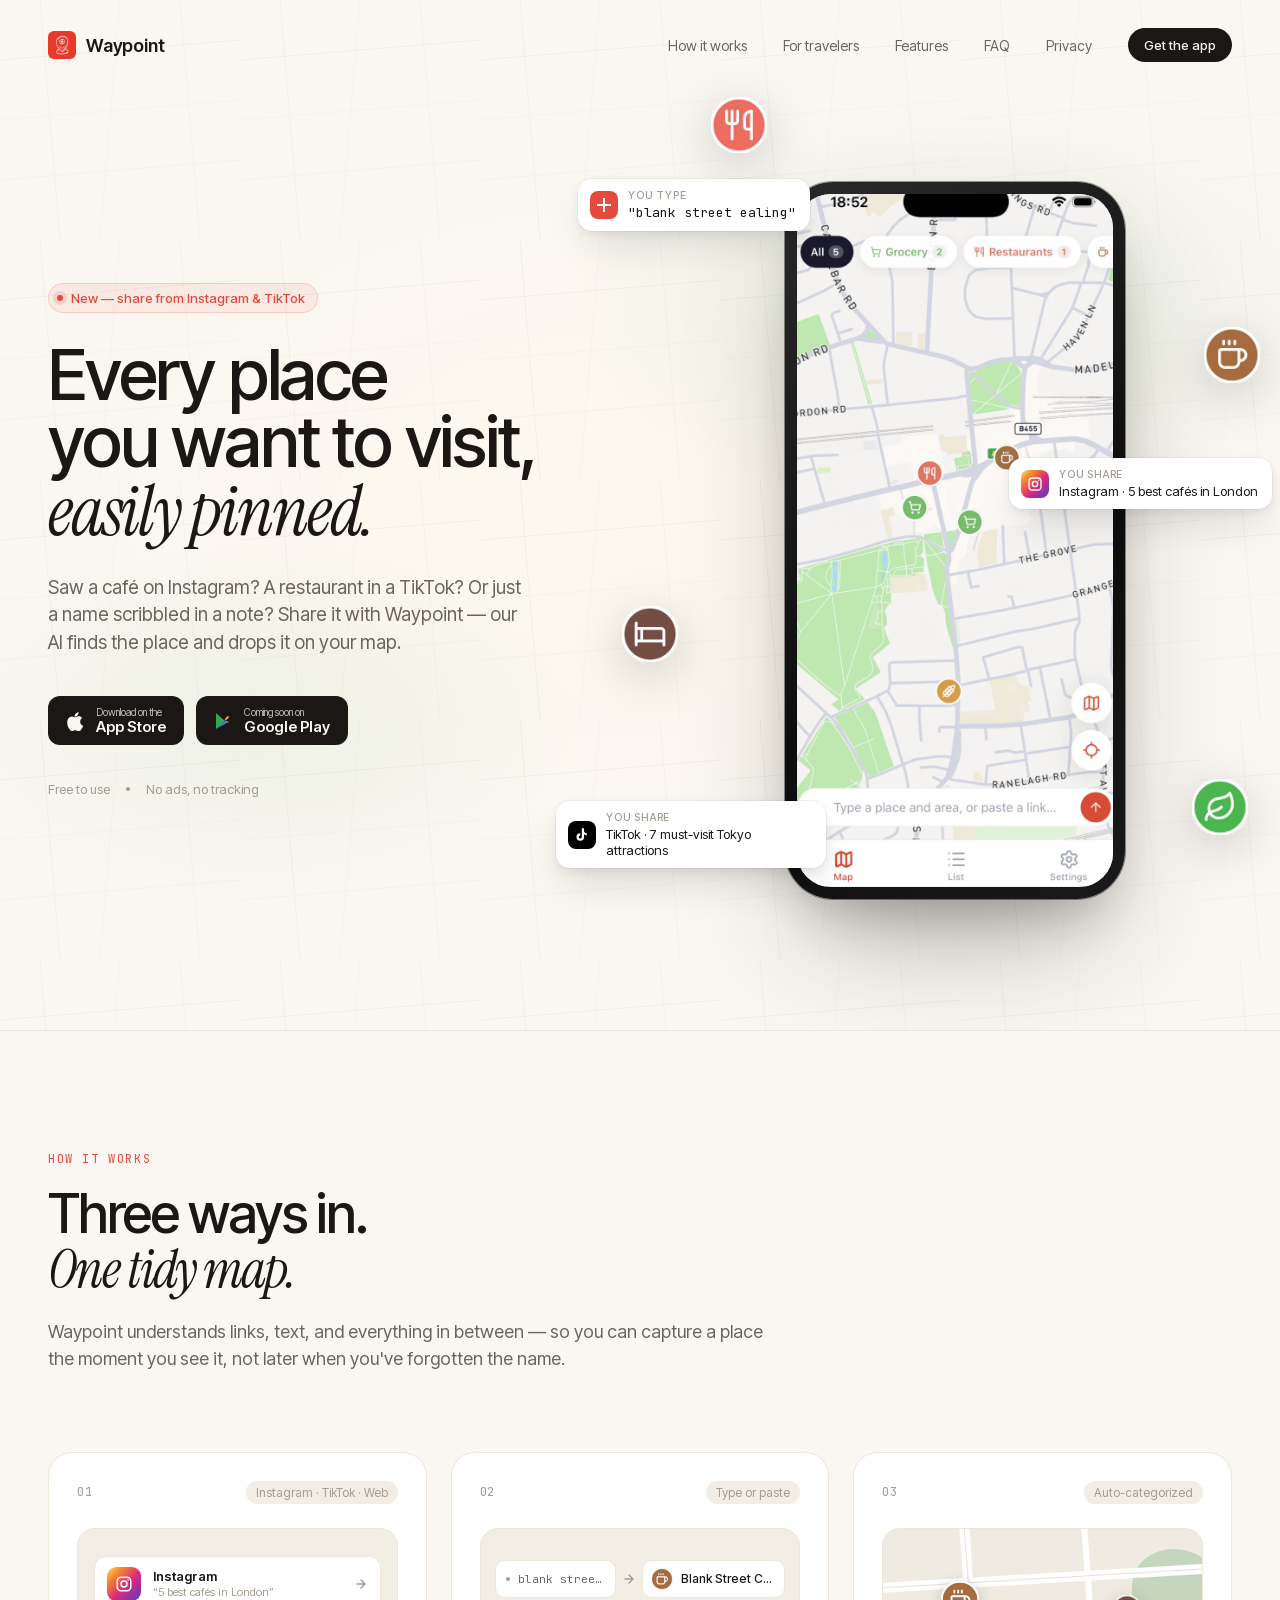
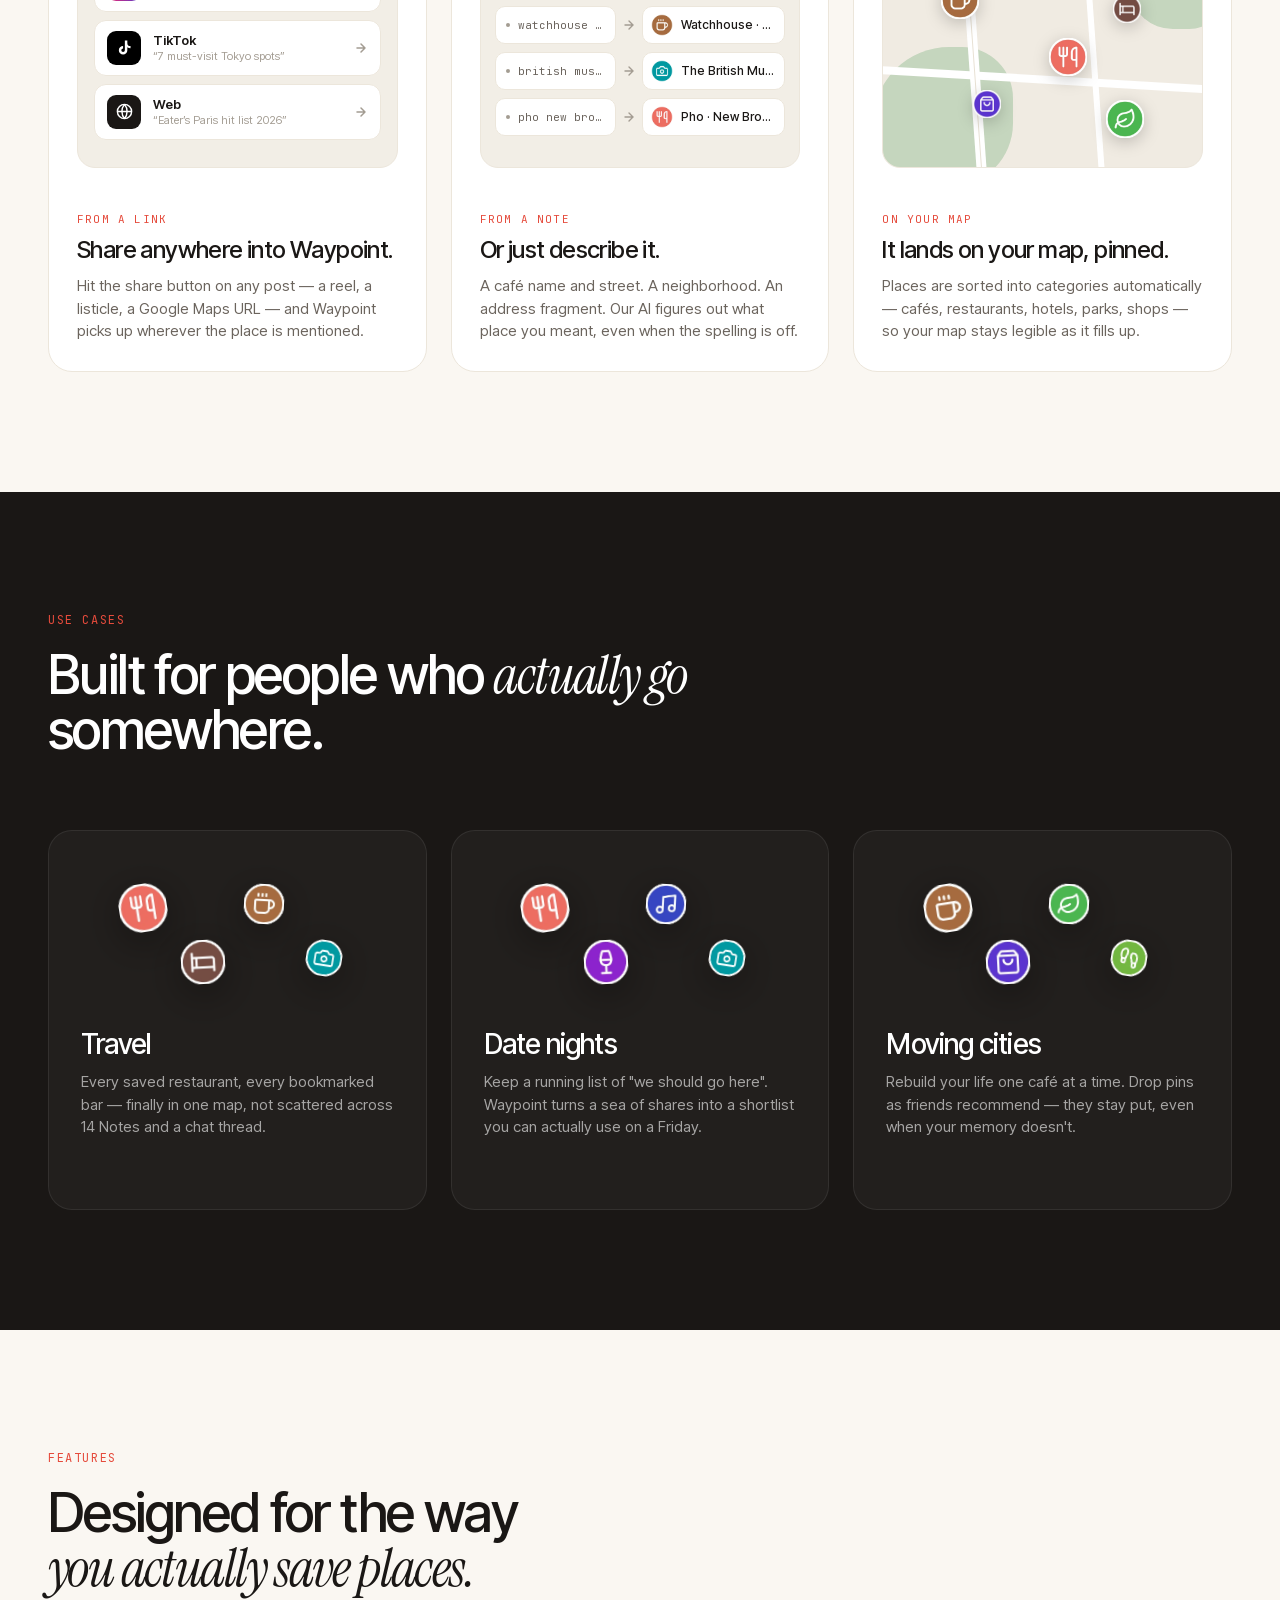
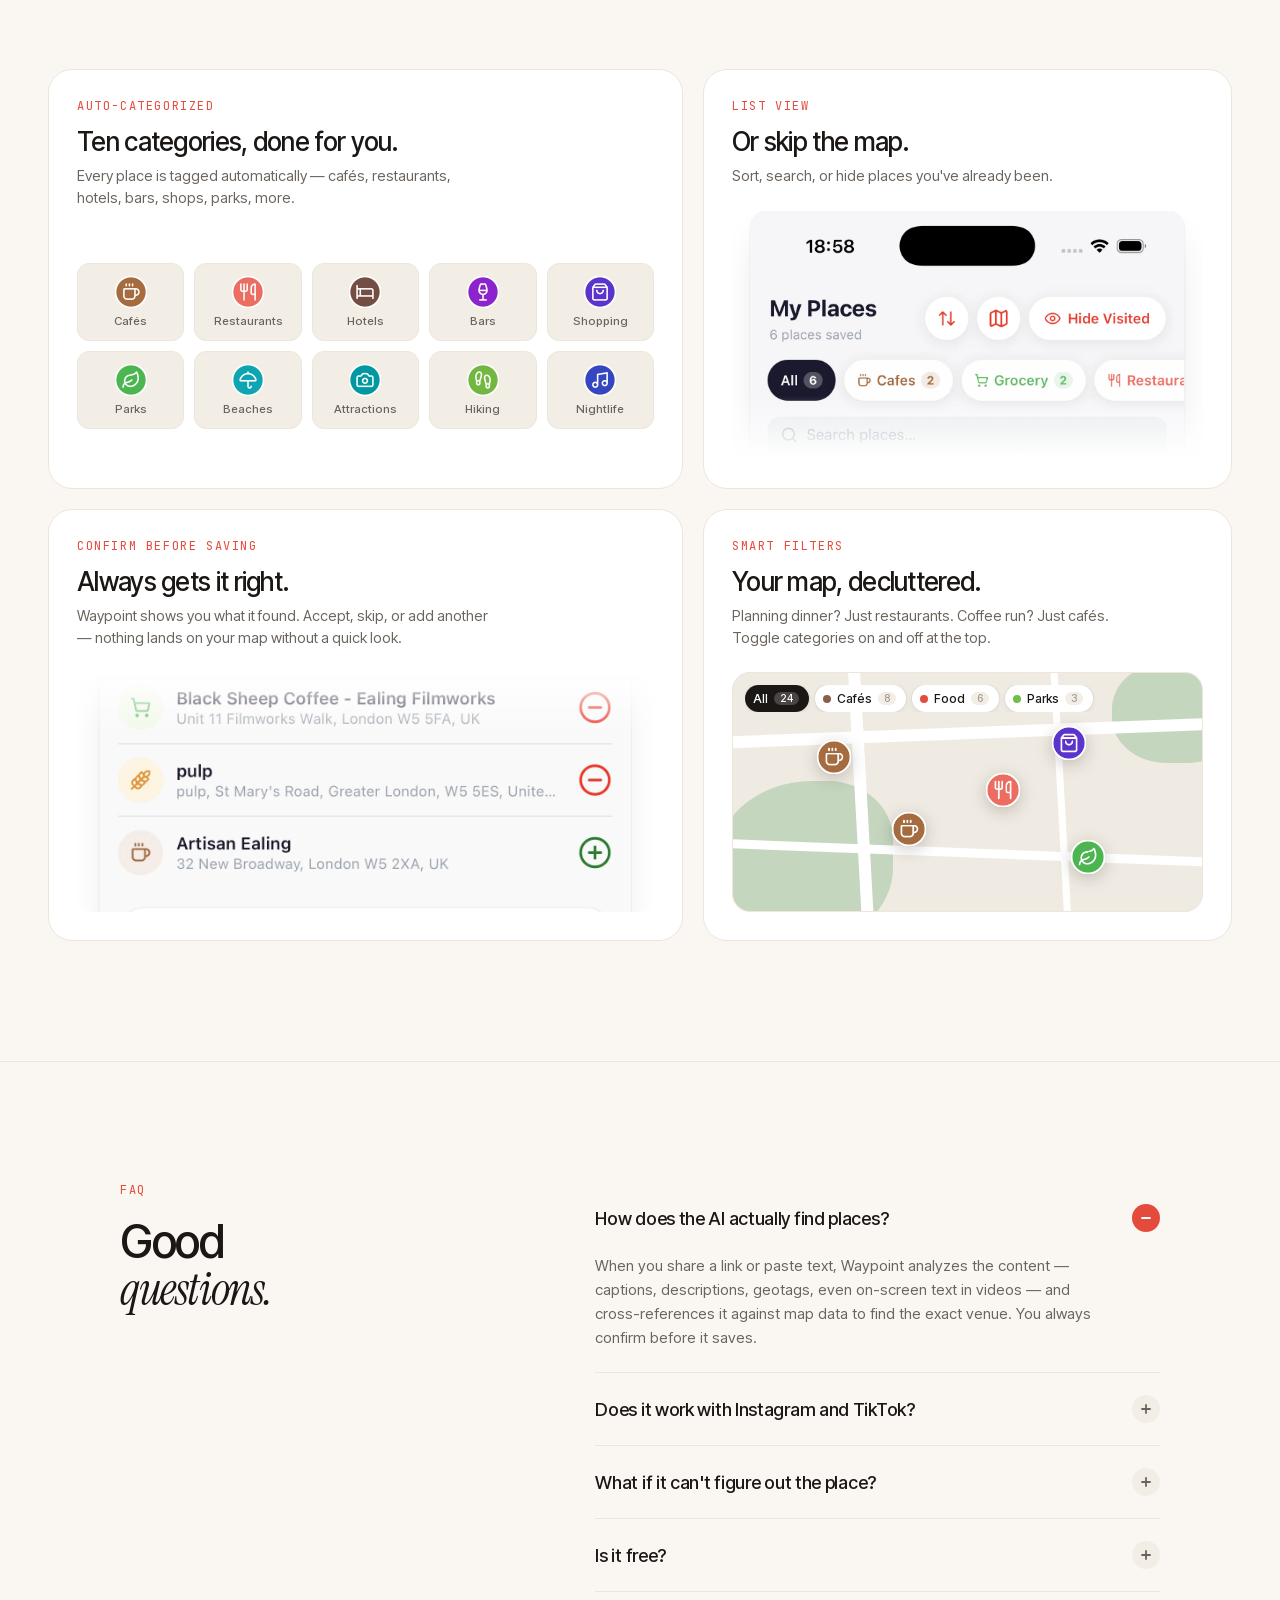
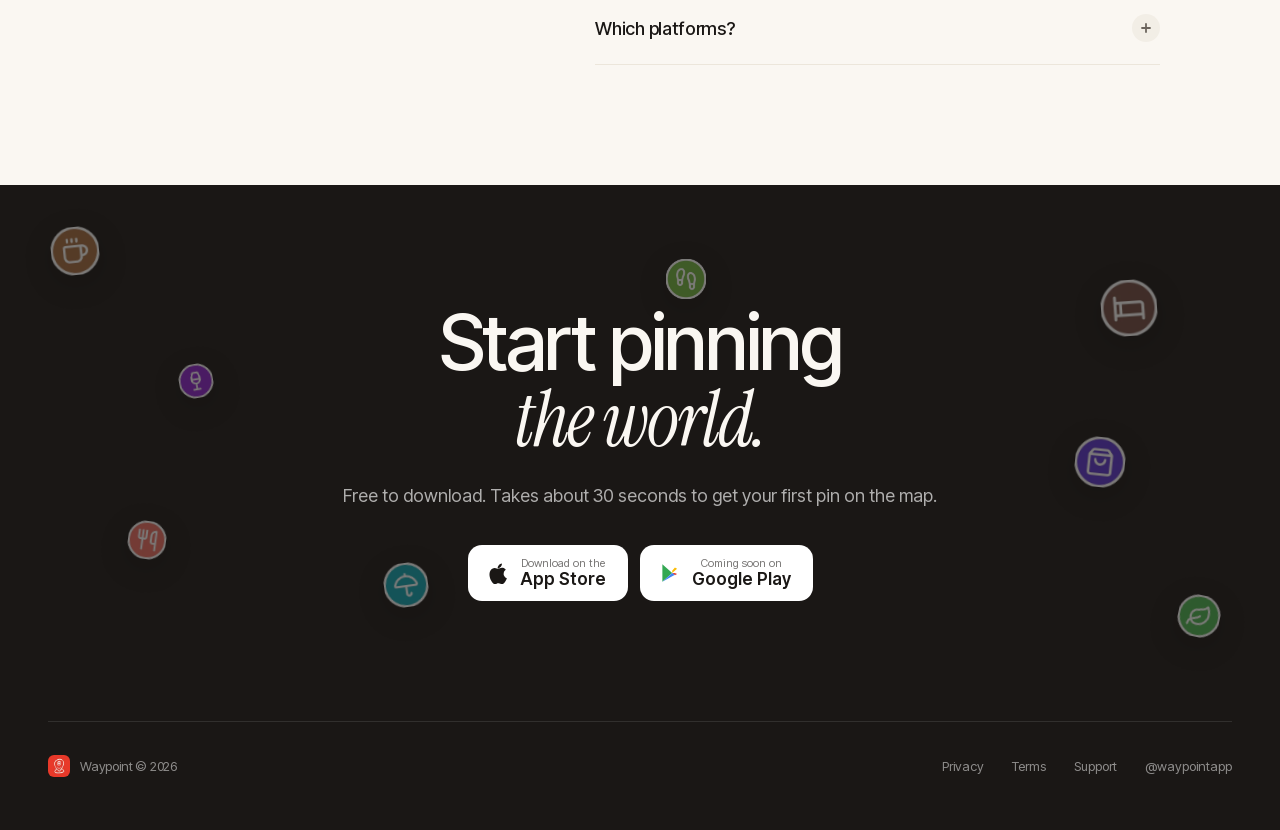
<file: index.html>
<!doctype html>
<html lang="en">
<head>
<meta charset="utf-8"/>
<meta name="viewport" content="width=device-width, initial-scale=1, viewport-fit=cover"/>
<title>Waypoint — Every place you want to visit, easily pinned.</title>
<meta name="description" content="Saw a café on Instagram? A restaurant in a TikTok? Or just a name in a note? Share it with Waypoint — our AI finds the place and drops it on your map."/>
<!-- og:url/og:image are absolute by spec — update the host when the site moves to waypointmap.co -->
<meta property="og:type" content="website"/>
<meta property="og:site_name" content="Waypoint"/>
<meta property="og:title" content="Waypoint — Every place you want to visit, easily pinned."/>
<meta property="og:description" content="Share a post, a link, or just a name — Waypoint's AI finds the place and drops it on your map."/>
<meta property="og:url" content="https://levn1.github.io/waypoint-website/"/>
<meta property="og:image" content="https://levn1.github.io/waypoint-website/assets/logo.png"/>
<meta name="twitter:card" content="summary"/>
<link rel="icon" href="assets/favicon.png" sizes="48x48" type="image/png"/>
<link rel="apple-touch-icon" href="assets/apple-touch-icon.png"/>
<link rel="preload" href="assets/fonts/inter-tight-latin.woff2" as="font" type="font/woff2" crossorigin/>
<link rel="preload" href="assets/fonts/instrument-serif-italic-latin.woff2" as="font" type="font/woff2" crossorigin/>
<link rel="preload" href="assets/fonts/jetbrains-mono-latin.woff2" as="font" type="font/woff2" crossorigin/>
<link rel="stylesheet" href="styles.css"/>
</head>
<body>
<main>

<!-- ══════════════════════ HERO ══════════════════════ -->
<section class="hero">
  <div class="map-backdrop">
    <svg aria-hidden="true" width="100%" height="100%">
      <defs>
        <pattern id="roads" x="0" y="0" width="240" height="240" patternUnits="userSpaceOnUse">
          <path d="M0 60 L240 40" stroke="#c9c2b8" stroke-width="1" fill="none"/>
          <path d="M40 0 L60 240" stroke="#c9c2b8" stroke-width="1" fill="none"/>
          <path d="M0 180 L240 160" stroke="#d4cdc2" stroke-width="0.8" fill="none"/>
          <path d="M180 0 L200 240" stroke="#d4cdc2" stroke-width="0.8" fill="none"/>
          <path d="M0 120 L240 100" stroke="#d4cdc2" stroke-width="0.6" fill="none"/>
          <path d="M120 0 L100 240" stroke="#d4cdc2" stroke-width="0.6" fill="none"/>
        </pattern>
      </defs>
      <rect width="100%" height="100%" fill="url(#roads)"/>
    </svg>
  </div>

  <!-- Nav -->
  <nav class="nav">
    <a class="brand" href="./">
      <img src="assets/logo-64.webp" alt=""/>
      <span>Waypoint</span>
    </a>
    <div class="nav-links">
      <a href="#how">How it works</a>
      <a href="#uses">For travelers</a>
      <a href="#features">Features</a>
      <a href="#faq">FAQ</a>
      <a href="privacy/">Privacy</a>
      <a href="#download" class="nav-cta">Get the app</a>
    </div>
    <a href="#download" class="nav-cta mobile-cta">Get the app</a>
  </nav>

  <!-- Hero content -->
  <div class="hero-grid">
    <!-- Left: headline -->
    <div>
      <div class="badge">
        <span class="pulse"></span>
        New — share from Instagram &amp; TikTok
      </div>
      <h1>
        Every place<br/>
        you want to visit, <span class="serif">easily pinned.</span>
      </h1>
      <p class="lede">
        Saw a café on Instagram? A restaurant in a TikTok? Or just a name scribbled in a note?
        Share it with Waypoint — our AI finds the place and drops it on your map.
      </p>
      <div class="store-btns">
        <a href="#download" class="store-btn">
          <svg aria-hidden="true" width="22" height="22" viewBox="0 0 22 22" fill="currentColor"><path d="M16.2 11.5c0-2.3 1.9-3.4 2-3.4-1.1-1.6-2.8-1.8-3.4-1.8-1.4-.1-2.8.9-3.6.9-.7 0-1.9-.8-3.2-.8-1.6 0-3.1 1-4 2.5-1.7 3-.4 7.4 1.2 9.8.8 1.2 1.8 2.5 3.1 2.4 1.2-.1 1.7-.8 3.2-.8 1.5 0 1.9.8 3.2.8 1.3 0 2.2-1.2 3-2.4.7-1 1.2-2 1.4-2.9-2.1-.8-2.9-3.1-2.9-3.3zm-2.6-6.2c.6-.8 1.1-1.9 1-3-1 0-2.2.7-2.9 1.5-.6.7-1.2 1.8-1 2.9 1.1.1 2.2-.6 2.9-1.4z"/></svg>
          <div class="sb-stack"><span class="sb-top">Download on the</span><span class="sb-main">App Store</span></div>
        </a>
        <a href="#download" class="store-btn">
          <svg aria-hidden="true" width="22" height="22" viewBox="0 0 22 22"><path d="M4 3v16l9-8-9-8z" fill="#34A853"/><path d="M13 11l4.5-4-2-1.1L13 9v2z" fill="#FBBC04"/><path d="M13 11l2.5 2L17.5 12l-2-1-2.5 0z" fill="#EA4335"/><path d="M13 11l-9 8 11.5-6.5L13 11z" fill="#4285F4"/></svg>
          <div class="sb-stack"><span class="sb-top">Coming soon on</span><span class="sb-main">Google Play</span></div>
        </a>
      </div>
      <div class="rating-row">
        <span>Free to use</span>
        <span class="dot"></span>
        <span>No ads, no tracking</span>
      </div>
    </div>

    <!-- Right: phone -->
    <div class="hero-phone-wrap">
      <!-- Floating markers — px offsets on the outboard sides: % offsets clipped
           at the viewport edge (1280/1440), and the old restaurant spot hid behind
           the "You type" callout -->
      <div class="float-pin" style="top:-4%; left:6%; animation: floatPin 6s ease-in-out 0s infinite;"><img src="assets/markers/marker_restaurant.webp" alt=""/></div>
      <div class="float-pin" style="top:24%; right:-28px; animation: floatPin 6s ease-in-out 0.4s infinite;"><img src="assets/markers/marker_cafe.webp" alt=""/></div>
      <div class="float-pin" style="top:58%; left:-56px; animation: floatPin 6s ease-in-out 0.8s infinite;"><img src="assets/markers/marker_hotel.webp" alt=""/></div>
      <div class="float-pin" style="bottom:14%; right:-16px; animation: floatPin 6s ease-in-out 1.2s infinite;"><img src="assets/markers/marker_park.webp" alt=""/></div>

      <!-- Phone -->
      <!-- 717px matches app_map.png's aspect at 340px wide (no empty strip below the screenshot) -->
      <div class="phone" style="width:340px; height:717px;">
        <div class="phone-screen">
          <img src="assets/app_map.webp" alt="Waypoint map screen" width="730" height="1600" fetchpriority="high"/>
        </div>
      </div>

      <!-- Input callouts -->
      <div class="input-callout mono input-callout-type" style="top:6%; left:-18%;">
        <div class="callout-icon ic-type">
          <svg aria-hidden="true" width="14" height="14" viewBox="0 0 14 14"><path d="M7 0v14M0 7h14" stroke="#fff" stroke-width="2"/></svg>
        </div>
        <div>
          <div class="callout-label">You type</div>
          <div class="callout-text">"blank street ealing"</div>
        </div>
      </div>

      <!-- Fixed offset: a % offset clips off-screen at 1024-1440px viewports -->
      <div class="input-callout input-callout-instagram" style="top:40%; right:-40px;">
        <div class="callout-icon ic-instagram">
          <svg aria-hidden="true" width="16" height="16" viewBox="0 0 24 24" fill="none" stroke="#fff" stroke-width="2"><rect x="3" y="3" width="18" height="18" rx="5"/><circle cx="12" cy="12" r="4"/><circle cx="17.5" cy="6.5" r="1" fill="#fff" stroke="none"/></svg>
        </div>
        <div>
          <div class="callout-label">You share</div>
          <div class="callout-text">Instagram · 5 best cafés in London</div>
        </div>
      </div>

      <!-- bottom:10% keeps the card above the fold on ~900px-tall laptop viewports -->
      <div class="input-callout input-callout-tiktok" style="bottom:10%; left:-22%;">
        <div class="callout-icon ic-tiktok">
          <svg aria-hidden="true" width="15" height="15" viewBox="0 0 24 24"><path d="M16 2v3.5a4.5 4.5 0 004.5 4.5V13a7.5 7.5 0 01-4.5-1.5V16a6 6 0 11-6-6v3.5a2.5 2.5 0 102.5 2.5V2H16z" fill="#fff"/></svg>
        </div>
        <div>
          <div class="callout-label">You share</div>
          <div class="callout-text">TikTok · 7 must-visit Tokyo attractions</div>
        </div>
      </div>
    </div>
  </div>
</section>

<!-- ══════════════════════ HOW IT WORKS ══════════════════════ -->
<section id="how" class="section-pad" style="border-top:1px solid var(--line);">
  <div class="section-inner">
    <div class="section-head">
      <div class="eyebrow">How it works</div>
      <h2 class="section-h2">Three ways in.<br/><span class="serif">One tidy map.</span></h2>
      <p class="section-sub">Waypoint understands links, text, and everything in between — so you can capture a place the moment you see it, not later when you've forgotten the name.</p>
    </div>

    <div class="grid-3" style="margin-top:80px;">
      <!-- Step 1: share -->
      <div class="step-card">
        <div class="step-top">
          <span class="step-n">01</span>
          <span class="step-tag">Instagram · TikTok · Web</span>
        </div>
        <div class="step-visual">
          <div class="visual-box">
            <div class="share-row">
              <div class="share-icon ic-instagram"><svg aria-hidden="true" width="18" height="18" viewBox="0 0 24 24" fill="none" stroke="#fff" stroke-width="2"><rect x="3" y="3" width="18" height="18" rx="5"/><circle cx="12" cy="12" r="4"/><circle cx="17.5" cy="6.5" r="1" fill="#fff" stroke="none"/></svg></div>
              <div style="flex:1; min-width:0;"><div class="share-name">Instagram</div><div class="share-sub">“5 best cafés in London”</div></div>
              <svg aria-hidden="true" width="14" height="14" viewBox="0 0 14 14" fill="none"><path d="M3 7h8M7 3l4 4-4 4" stroke="var(--ink-3)" stroke-width="1.5" stroke-linecap="round" stroke-linejoin="round"/></svg>
            </div>
            <div class="share-row">
              <div class="share-icon ic-tiktok"><svg aria-hidden="true" width="17" height="17" viewBox="0 0 24 24"><path d="M16 2v3.5a4.5 4.5 0 004.5 4.5V13a7.5 7.5 0 01-4.5-1.5V16a6 6 0 11-6-6v3.5a2.5 2.5 0 102.5 2.5V2H16z" fill="#fff"/></svg></div>
              <div style="flex:1; min-width:0;"><div class="share-name">TikTok</div><div class="share-sub">“7 must-visit Tokyo spots”</div></div>
              <svg aria-hidden="true" width="14" height="14" viewBox="0 0 14 14" fill="none"><path d="M3 7h8M7 3l4 4-4 4" stroke="var(--ink-3)" stroke-width="1.5" stroke-linecap="round" stroke-linejoin="round"/></svg>
            </div>
            <div class="share-row">
              <div class="share-icon ic-web"><svg aria-hidden="true" width="19" height="19" viewBox="0 0 24 24" fill="none" stroke="#fff" stroke-width="1.8"><circle cx="12" cy="12" r="9"/><path d="M3 12h18M12 3a14 14 0 010 18M12 3a14 14 0 000 18"/></svg></div>
              <div style="flex:1; min-width:0;"><div class="share-name">Web</div><div class="share-sub">“Eater’s Paris hit list 2026”</div></div>
              <svg aria-hidden="true" width="14" height="14" viewBox="0 0 14 14" fill="none"><path d="M3 7h8M7 3l4 4-4 4" stroke="var(--ink-3)" stroke-width="1.5" stroke-linecap="round" stroke-linejoin="round"/></svg>
            </div>
          </div>
        </div>
        <div class="step-body">
          <div class="step-label">From a link</div>
          <h3>Share anywhere into Waypoint.</h3>
          <p>Hit the share button on any post — a reel, a listicle, a Google Maps URL — and Waypoint picks up wherever the place is mentioned.</p>
        </div>
      </div>

      <!-- Step 2: type -->
      <div class="step-card">
        <div class="step-top">
          <span class="step-n">02</span>
          <span class="step-tag">Type or paste</span>
        </div>
        <div class="step-visual">
          <div class="visual-box type-box">
            <div class="type-row">
              <div class="type-in"><span class="mini-dot"></span><span>blank street ealing</span></div>
              <div class="type-arrow"><svg aria-hidden="true" width="10" height="10" viewBox="0 0 10 10"><path d="M1 5h8M5 1l4 4-4 4" stroke="currentColor" stroke-width="1.4" fill="none" stroke-linecap="round"/></svg></div>
              <div class="type-found"><img loading="lazy" decoding="async" src="assets/markers/marker_cafe.webp" alt=""/><div class="match">Blank Street Coffee</div><span class="found-tag">Found</span></div>
            </div>
            <div class="type-row">
              <div class="type-in"><span class="mini-dot"></span><span>watchhouse mayfair</span></div>
              <div class="type-arrow"><svg aria-hidden="true" width="10" height="10" viewBox="0 0 10 10"><path d="M1 5h8M5 1l4 4-4 4" stroke="currentColor" stroke-width="1.4" fill="none" stroke-linecap="round"/></svg></div>
              <div class="type-found"><img loading="lazy" decoding="async" src="assets/markers/marker_cafe.webp" alt=""/><div class="match">Watchhouse · Mayfair</div><span class="found-tag">Found</span></div>
            </div>
            <div class="type-row">
              <div class="type-in"><span class="mini-dot"></span><span>british museum</span></div>
              <div class="type-arrow"><svg aria-hidden="true" width="10" height="10" viewBox="0 0 10 10"><path d="M1 5h8M5 1l4 4-4 4" stroke="currentColor" stroke-width="1.4" fill="none" stroke-linecap="round"/></svg></div>
              <div class="type-found"><img loading="lazy" decoding="async" src="assets/markers/marker_attraction.webp" alt=""/><div class="match">The British Museum</div><span class="found-tag">Found</span></div>
            </div>
            <div class="type-row">
              <div class="type-in"><span class="mini-dot"></span><span>pho new broadway</span></div>
              <div class="type-arrow"><svg aria-hidden="true" width="10" height="10" viewBox="0 0 10 10"><path d="M1 5h8M5 1l4 4-4 4" stroke="currentColor" stroke-width="1.4" fill="none" stroke-linecap="round"/></svg></div>
              <div class="type-found"><img loading="lazy" decoding="async" src="assets/markers/marker_restaurant.webp" alt=""/><div class="match">Pho · New Broadway</div><span class="found-tag">Found</span></div>
            </div>
          </div>
        </div>
        <div class="step-body">
          <div class="step-label">From a note</div>
          <h3>Or just describe it.</h3>
          <p>A café name and street. A neighborhood. An address fragment. Our AI figures out what place you meant, even when the spelling is off.</p>
        </div>
      </div>

      <!-- Step 3: map -->
      <div class="step-card">
        <div class="step-top">
          <span class="step-n">03</span>
          <span class="step-tag">Auto-categorized</span>
        </div>
        <div class="step-visual">
          <div class="mini-map">
            <div class="green-a"></div>
            <div class="green-b"></div>
            <svg aria-hidden="true" width="100%" height="100%">
              <path d="M-20 60 L 320 40" stroke="#fff" stroke-width="10"/>
              <path d="M80 -20 L 100 260" stroke="#fff" stroke-width="10"/>
              <path d="M-20 140 L 320 160" stroke="#fff" stroke-width="8"/>
              <path d="M200 -20 L 220 260" stroke="#fff" stroke-width="6"/>
              <path d="M-20 60 L 320 40" stroke="#e8e1d4" stroke-width="1"/>
              <path d="M80 -20 L 100 260" stroke="#e8e1d4" stroke-width="1"/>
            </svg>
            <img loading="lazy" decoding="async" class="pin" src="assets/markers/marker_cafe.webp" alt="" style="top:22%; left:18%; width:38px; height:38px;"/>
            <img loading="lazy" decoding="async" class="pin" src="assets/markers/marker_restaurant.webp" alt="" style="top:46%; left:52%; width:38px; height:38px;"/>
            <img loading="lazy" decoding="async" class="pin" src="assets/markers/marker_shopping.webp" alt="" style="top:68%; left:28%; width:28px; height:28px;"/>
            <img loading="lazy" decoding="async" class="pin" src="assets/markers/marker_hotel.webp" alt="" style="top:28%; left:72%; width:28px; height:28px;"/>
            <img loading="lazy" decoding="async" class="pin" src="assets/markers/marker_park.webp" alt="" style="top:72%; left:70%; width:38px; height:38px;"/>
          </div>
        </div>
        <div class="step-body">
          <div class="step-label">On your map</div>
          <h3>It lands on your map, pinned.</h3>
          <p>Places are sorted into categories automatically — cafés, restaurants, hotels, parks, shops — so your map stays legible as it fills up.</p>
        </div>
      </div>
    </div>
  </div>
</section>

<!-- ══════════════════════ USE CASES ══════════════════════ -->
<section id="uses" class="section-pad dark-section">
  <div class="section-inner">
    <div style="max-width:680px;">
      <div class="eyebrow">Use cases</div>
      <h2 class="section-h2">Built for people who <span class="serif">actually go</span> somewhere.</h2>
    </div>

    <div class="grid-3" style="margin-top:72px;">
      <div class="use-card">
        <div class="use-pins">
          <img loading="lazy" decoding="async" src="assets/markers/marker_restaurant.webp" alt="" style="top:15%; left:12%; width:48px; height:48px; transform:rotate(-9deg);"/>
          <img loading="lazy" decoding="async" src="assets/markers/marker_hotel.webp" alt="" style="top:55%; left:32%; width:44px; height:44px; transform:rotate(-3deg);"/>
          <img loading="lazy" decoding="async" src="assets/markers/marker_cafe.webp" alt="" style="top:15%; left:52%; width:40px; height:40px; transform:rotate(3deg);"/>
          <img loading="lazy" decoding="async" src="assets/markers/marker_attraction.webp" alt="" style="top:55%; left:72%; width:36px; height:36px; transform:rotate(9deg);"/>
        </div>
        <h3>Travel</h3>
        <p>Every saved restaurant, every bookmarked bar — finally in one map, not scattered across 14 Notes and a chat thread.</p>
      </div>

      <div class="use-card">
        <div class="use-pins">
          <img loading="lazy" decoding="async" src="assets/markers/marker_restaurant.webp" alt="" style="top:15%; left:12%; width:48px; height:48px; transform:rotate(-9deg);"/>
          <img loading="lazy" decoding="async" src="assets/markers/marker_bar.webp" alt="" style="top:55%; left:32%; width:44px; height:44px; transform:rotate(-3deg);"/>
          <img loading="lazy" decoding="async" src="assets/markers/marker_nightclub.webp" alt="" style="top:15%; left:52%; width:40px; height:40px; transform:rotate(3deg);"/>
          <img loading="lazy" decoding="async" src="assets/markers/marker_attraction.webp" alt="" style="top:55%; left:72%; width:36px; height:36px; transform:rotate(9deg);"/>
        </div>
        <h3>Date nights</h3>
        <p>Keep a running list of "we should go here". Waypoint turns a sea of shares into a shortlist you can actually use on a Friday.</p>
      </div>

      <div class="use-card">
        <div class="use-pins">
          <img loading="lazy" decoding="async" src="assets/markers/marker_cafe.webp" alt="" style="top:15%; left:12%; width:48px; height:48px; transform:rotate(-9deg);"/>
          <img loading="lazy" decoding="async" src="assets/markers/marker_shopping.webp" alt="" style="top:55%; left:32%; width:44px; height:44px; transform:rotate(-3deg);"/>
          <img loading="lazy" decoding="async" src="assets/markers/marker_park.webp" alt="" style="top:15%; left:52%; width:40px; height:40px; transform:rotate(3deg);"/>
          <img loading="lazy" decoding="async" src="assets/markers/marker_hiking.webp" alt="" style="top:55%; left:72%; width:36px; height:36px; transform:rotate(9deg);"/>
        </div>
        <h3>Moving cities</h3>
        <p>Rebuild your life one café at a time. Drop pins as friends recommend — they stay put, even when your memory doesn't.</p>
      </div>
    </div>
  </div>
</section>

<!-- ══════════════════════ FEATURES ══════════════════════ -->
<section id="features" class="section-pad">
  <div class="section-inner">
    <div class="section-head">
      <div class="eyebrow">Features</div>
      <h2 class="section-h2">Designed for the way<br/><span class="serif">you actually save places.</span></h2>
    </div>

    <div class="grid-2" style="margin-top:72px;">
      <!-- Categories -->
      <div class="feature-tile">
        <div class="eyebrow">Auto-categorized</div>
        <h3>Ten categories, done for you.</h3>
        <p>Every place is tagged automatically — cafés, restaurants, hotels, bars, shops, parks, more.</p>
        <div class="category-grid">
          <div class="cat-cell"><img loading="lazy" decoding="async" src="assets/markers/marker_cafe.webp" alt=""/><span>Cafés</span></div>
          <div class="cat-cell"><img loading="lazy" decoding="async" src="assets/markers/marker_restaurant.webp" alt=""/><span>Restaurants</span></div>
          <div class="cat-cell"><img loading="lazy" decoding="async" src="assets/markers/marker_hotel.webp" alt=""/><span>Hotels</span></div>
          <div class="cat-cell"><img loading="lazy" decoding="async" src="assets/markers/marker_bar.webp" alt=""/><span>Bars</span></div>
          <div class="cat-cell"><img loading="lazy" decoding="async" src="assets/markers/marker_shopping.webp" alt=""/><span>Shopping</span></div>
          <div class="cat-cell"><img loading="lazy" decoding="async" src="assets/markers/marker_park.webp" alt=""/><span>Parks</span></div>
          <div class="cat-cell"><img loading="lazy" decoding="async" src="assets/markers/marker_beach.webp" alt=""/><span>Beaches</span></div>
          <div class="cat-cell"><img loading="lazy" decoding="async" src="assets/markers/marker_attraction.webp" alt=""/><span>Attractions</span></div>
          <div class="cat-cell"><img loading="lazy" decoding="async" src="assets/markers/marker_hiking.webp" alt=""/><span>Hiking</span></div>
          <div class="cat-cell"><img loading="lazy" decoding="async" src="assets/markers/marker_nightclub.webp" alt=""/><span>Nightlife</span></div>
        </div>
      </div>

      <!-- List view -->
      <div class="feature-tile">
        <div class="eyebrow">List view</div>
        <h3>Or skip the map.</h3>
        <p>Sort, search, or hide places you've already been.</p>
        <div class="shot-wrap"><img loading="lazy" decoding="async" src="assets/app_list.webp" alt="Waypoint list view"/></div>
      </div>

      <!-- Results -->
      <div class="feature-tile">
        <div class="eyebrow">Confirm before saving</div>
        <h3>Always gets it right.</h3>
        <p>Waypoint shows you what it found. Accept, skip, or add another — nothing lands on your map without a quick look.</p>
        <!-- bottom-anchored: the confirm sheet this copy describes is in the lower half of the screenshot -->
        <div class="shot-wrap shot-wrap-bottom"><img loading="lazy" decoding="async" src="assets/app_results.webp" alt="Waypoint results confirmation"/></div>
      </div>

      <!-- Filters on map -->
      <div class="feature-tile">
        <div class="eyebrow">Smart filters</div>
        <h3>Your map, decluttered.</h3>
        <p>Planning dinner? Just restaurants. Coffee run? Just cafés. Toggle categories on and off at the top.</p>
        <div class="filter-map">
          <div class="green-a"></div>
          <div class="green-b"></div>
          <svg aria-hidden="true" width="100%" height="100%">
            <path d="M-20 70 L 500 50" stroke="#fff" stroke-width="12"/>
            <path d="M120 -20 L 140 340" stroke="#fff" stroke-width="12"/>
            <path d="M-20 170 L 500 190" stroke="#fff" stroke-width="9"/>
            <path d="M320 -20 L 340 340" stroke="#fff" stroke-width="7"/>
          </svg>
          <img loading="lazy" decoding="async" class="pin" src="assets/markers/marker_cafe.webp" alt="" style="top:28%; left:18%;"/>
          <img loading="lazy" decoding="async" class="pin" src="assets/markers/marker_restaurant.webp" alt="" style="top:42%; left:54%;"/>
          <img loading="lazy" decoding="async" class="pin" src="assets/markers/marker_cafe.webp" alt="" style="top:58%; left:34%;"/>
          <img loading="lazy" decoding="async" class="pin" src="assets/markers/marker_park.webp" alt="" style="top:70%; left:72%;"/>
          <img loading="lazy" decoding="async" class="pin" src="assets/markers/marker_shopping.webp" alt="" style="top:22%; left:68%;"/>
          <div class="filter-chips">
            <div class="chip active"><span>All</span><span class="count">24</span></div>
            <div class="chip"><span class="swatch" style="background:#8B5E4C;"></span><span>Cafés</span><span class="count">8</span></div>
            <div class="chip"><span class="swatch" style="background:#E54B3C;"></span><span>Food</span><span class="count">6</span></div>
            <div class="chip"><span class="swatch" style="background:#6FBE4A;"></span><span>Parks</span><span class="count">3</span></div>
          </div>
        </div>
      </div>
    </div>
  </div>
</section>

<!-- ══════════════════════ FAQ ══════════════════════ -->
<section id="faq" class="section-pad" style="border-top:1px solid var(--line);">
  <div class="faq-grid">
    <div>
      <div class="eyebrow">FAQ</div>
      <h2 class="section-h2">Good<br/><span class="serif">questions.</span></h2>
    </div>
    <div>
      <div class="faq-item open">
        <button type="button" class="faq-q" aria-expanded="true" aria-controls="faq-a-1">
          <span>How does the AI actually find places?</span>
          <span class="faq-toggle"><svg aria-hidden="true" width="12" height="12" viewBox="0 0 12 12"><path d="M2 6h8" stroke="currentColor" stroke-width="1.8" stroke-linecap="round"/><path class="plus-v" d="M6 2v8" stroke="currentColor" stroke-width="1.8" stroke-linecap="round"/></svg></span>
        </button>
        <p class="faq-a" id="faq-a-1">When you share a link or paste text, Waypoint analyzes the content — captions, descriptions, geotags, even on-screen text in videos — and cross-references it against map data to find the exact venue. You always confirm before it saves.</p>
      </div>
      <div class="faq-item">
        <button type="button" class="faq-q" aria-expanded="false" aria-controls="faq-a-2">
          <span>Does it work with Instagram and TikTok?</span>
          <span class="faq-toggle"><svg aria-hidden="true" width="12" height="12" viewBox="0 0 12 12"><path d="M2 6h8" stroke="currentColor" stroke-width="1.8" stroke-linecap="round"/><path class="plus-v" d="M6 2v8" stroke="currentColor" stroke-width="1.8" stroke-linecap="round"/></svg></span>
        </button>
        <p class="faq-a" id="faq-a-2">Yes. Share any post, reel, or TikTok directly into Waypoint from the native share sheet. We also support Google Maps links, Apple Maps links, and plain web URLs.</p>
      </div>
      <div class="faq-item">
        <button type="button" class="faq-q" aria-expanded="false" aria-controls="faq-a-3">
          <span>What if it can't figure out the place?</span>
          <span class="faq-toggle"><svg aria-hidden="true" width="12" height="12" viewBox="0 0 12 12"><path d="M2 6h8" stroke="currentColor" stroke-width="1.8" stroke-linecap="round"/><path class="plus-v" d="M6 2v8" stroke="currentColor" stroke-width="1.8" stroke-linecap="round"/></svg></span>
        </button>
        <p class="faq-a" id="faq-a-3">If Waypoint isn't sure, it'll show you its best guesses side by side — you pick the right one, or add a hint (neighborhood, city) and try again.</p>
      </div>
      <div class="faq-item">
        <button type="button" class="faq-q" aria-expanded="false" aria-controls="faq-a-4">
          <span>Is it free?</span>
          <span class="faq-toggle"><svg aria-hidden="true" width="12" height="12" viewBox="0 0 12 12"><path d="M2 6h8" stroke="currentColor" stroke-width="1.8" stroke-linecap="round"/><path class="plus-v" d="M6 2v8" stroke="currentColor" stroke-width="1.8" stroke-linecap="round"/></svg></span>
        </button>
        <p class="faq-a" id="faq-a-4">Waypoint is free for unlimited saved places. A Pro plan is coming for power users who want collaboration, trip planning, and offline access.</p>
      </div>
      <div class="faq-item">
        <button type="button" class="faq-q" aria-expanded="false" aria-controls="faq-a-5">
          <span>Which platforms?</span>
          <span class="faq-toggle"><svg aria-hidden="true" width="12" height="12" viewBox="0 0 12 12"><path d="M2 6h8" stroke="currentColor" stroke-width="1.8" stroke-linecap="round"/><path class="plus-v" d="M6 2v8" stroke="currentColor" stroke-width="1.8" stroke-linecap="round"/></svg></span>
        </button>
        <p class="faq-a" id="faq-a-5">iOS today, Android next. Your places are saved to your account, so they follow you between devices.</p>
      </div>
    </div>
  </div>
</section>

<!-- ══════════════════════ FOOTER CTA ══════════════════════ -->
<section id="download" class="footer-cta">
  <div class="pin-shower">
    <img loading="lazy" decoding="async" src="assets/markers/marker_cafe.webp" alt="" style="top:8%; left:4%; width:48px; height:48px; opacity:0.85; transform:rotate(-6deg);"/>
    <img loading="lazy" decoding="async" src="assets/markers/marker_restaurant.webp" alt="" style="top:64%; left:10%; width:38px; height:38px; opacity:0.85; transform:rotate(8deg);"/>
    <img loading="lazy" decoding="async" src="assets/markers/marker_hotel.webp" alt="" style="top:18%; left:86%; width:56px; height:56px; opacity:0.85; transform:rotate(-4deg);"/>
    <img loading="lazy" decoding="async" src="assets/markers/marker_park.webp" alt="" style="top:78%; left:92%; width:42px; height:42px; opacity:0.85; transform:rotate(12deg);"/>
    <img loading="lazy" decoding="async" src="assets/markers/marker_bar.webp" alt="" style="top:34%; left:14%; width:34px; height:34px; opacity:0.85; transform:rotate(-10deg);"/>
    <img loading="lazy" decoding="async" src="assets/markers/marker_shopping.webp" alt="" style="top:48%; left:84%; width:50px; height:50px; opacity:0.85; transform:rotate(6deg);"/>
    <img loading="lazy" decoding="async" src="assets/markers/marker_hiking.webp" alt="" style="top:14%; left:52%; width:40px; height:40px; opacity:0.85; transform:rotate(0deg);"/>
    <img loading="lazy" decoding="async" src="assets/markers/marker_beach.webp" alt="" style="top:72%; left:30%; width:44px; height:44px; opacity:0.85; transform:rotate(-8deg);"/>
  </div>

  <div class="footer-cta-inner">
    <h2 class="footer-h2">Start pinning<br/><span class="serif">the world.</span></h2>
    <p>Free to download. Takes about 30 seconds to get your first pin on the map.</p>
    <div class="store-btns">
      <!-- TODO: point at the real store listing when the app is live -->
      <a class="store-btn light" aria-disabled="true">
        <svg aria-hidden="true" width="24" height="24" viewBox="0 0 22 22" fill="currentColor"><path d="M16.2 11.5c0-2.3 1.9-3.4 2-3.4-1.1-1.6-2.8-1.8-3.4-1.8-1.4-.1-2.8.9-3.6.9-.7 0-1.9-.8-3.2-.8-1.6 0-3.1 1-4 2.5-1.7 3-.4 7.4 1.2 9.8.8 1.2 1.8 2.5 3.1 2.4 1.2-.1 1.7-.8 3.2-.8 1.5 0 1.9.8 3.2.8 1.3 0 2.2-1.2 3-2.4.7-1 1.2-2 1.4-2.9-2.1-.8-2.9-3.1-2.9-3.3zm-2.6-6.2c.6-.8 1.1-1.9 1-3-1 0-2.2.7-2.9 1.5-.6.7-1.2 1.8-1 2.9 1.1.1 2.2-.6 2.9-1.4z"/></svg>
        <div class="sb-stack"><span class="sb-top">Download on the</span><span class="sb-main">App Store</span></div>
      </a>
      <a class="store-btn light" aria-disabled="true">
        <svg aria-hidden="true" width="24" height="24" viewBox="0 0 22 22"><path d="M4 3v16l9-8-9-8z" fill="#34A853"/><path d="M13 11l4.5-4-2-1.1L13 9v2z" fill="#FBBC04"/><path d="M13 11l2.5 2L17.5 12l-2-1-2.5 0z" fill="#EA4335"/><path d="M13 11l-9 8 11.5-6.5L13 11z" fill="#4285F4"/></svg>
        <div class="sb-stack"><span class="sb-top">Coming soon on</span><span class="sb-main">Google Play</span></div>
      </a>
    </div>
  </div>

  <footer class="footer-bottom">
    <a class="brand" href="./" style="color:inherit;">
      <img loading="lazy" decoding="async" src="assets/logo-64.webp" alt=""/>
      <span>Waypoint © 2026</span>
    </a>
    <div class="footer-links">
      <a href="privacy/">Privacy</a>
      <a href="terms/">Terms</a>
      <a href="mailto:hello@waypointmap.co">Support</a>
      <a href="https://instagram.com/waypointapp">@waypointapp</a>
    </div>
  </footer>
</section>
</main>

<script>
  // FAQ accordion — toggle the .open class and keep aria-expanded in sync.
  document.querySelectorAll('.faq-q').forEach(function (btn) {
    btn.addEventListener('click', function () {
      var open = btn.closest('.faq-item').classList.toggle('open');
      btn.setAttribute('aria-expanded', open);
    });
  });
</script>
</body>
</html>
</file>
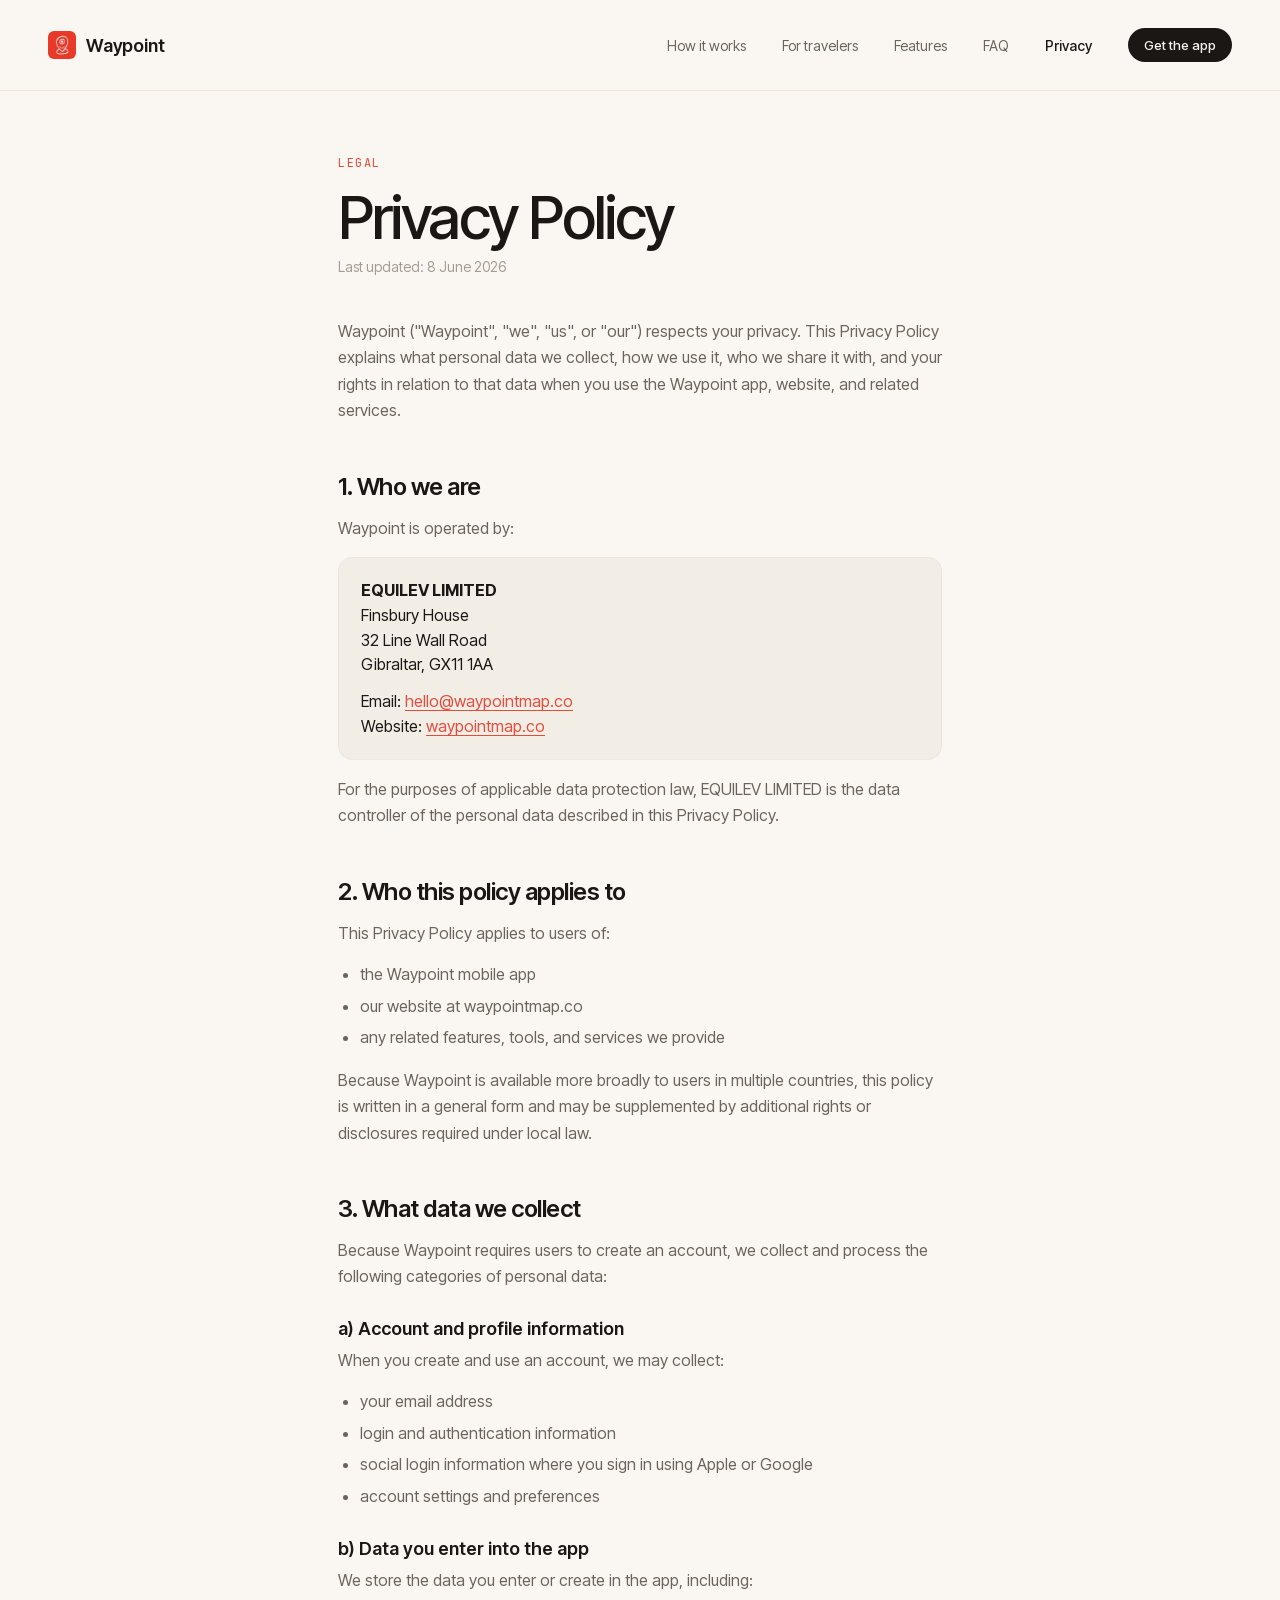
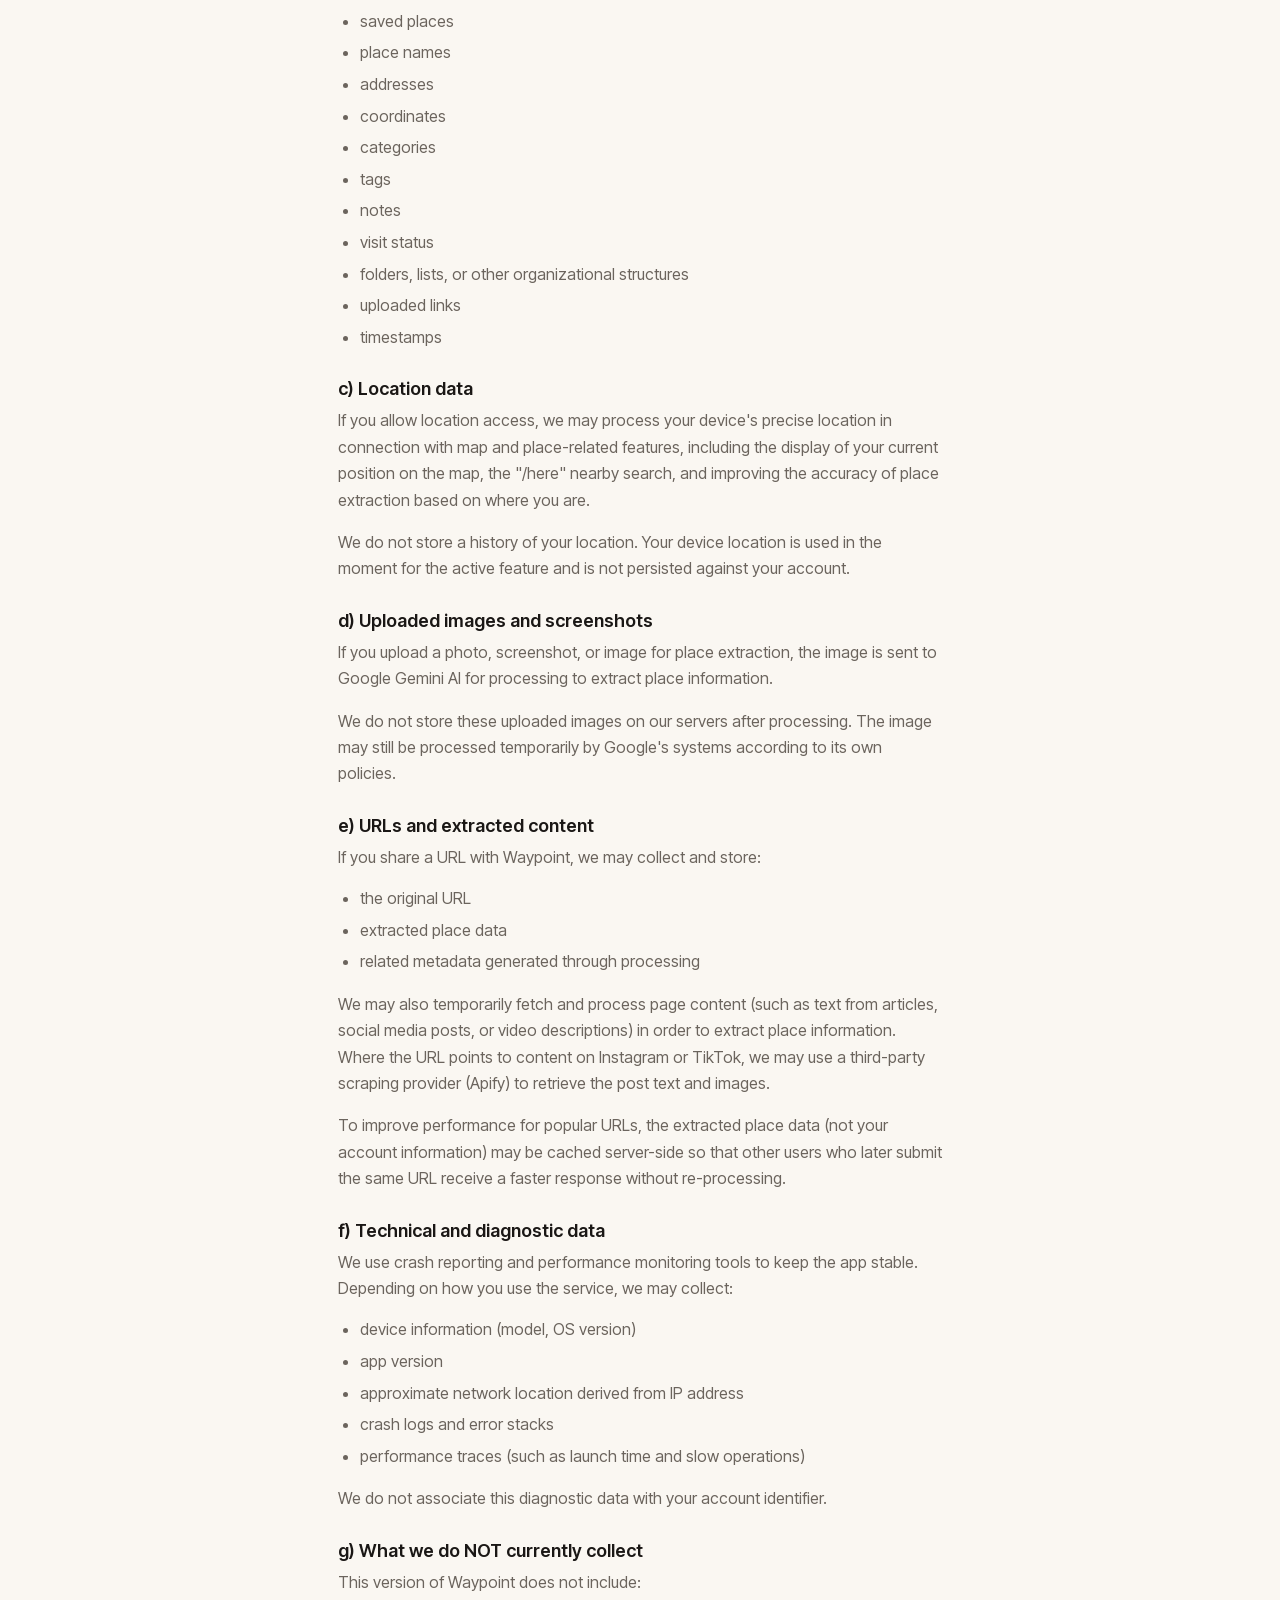
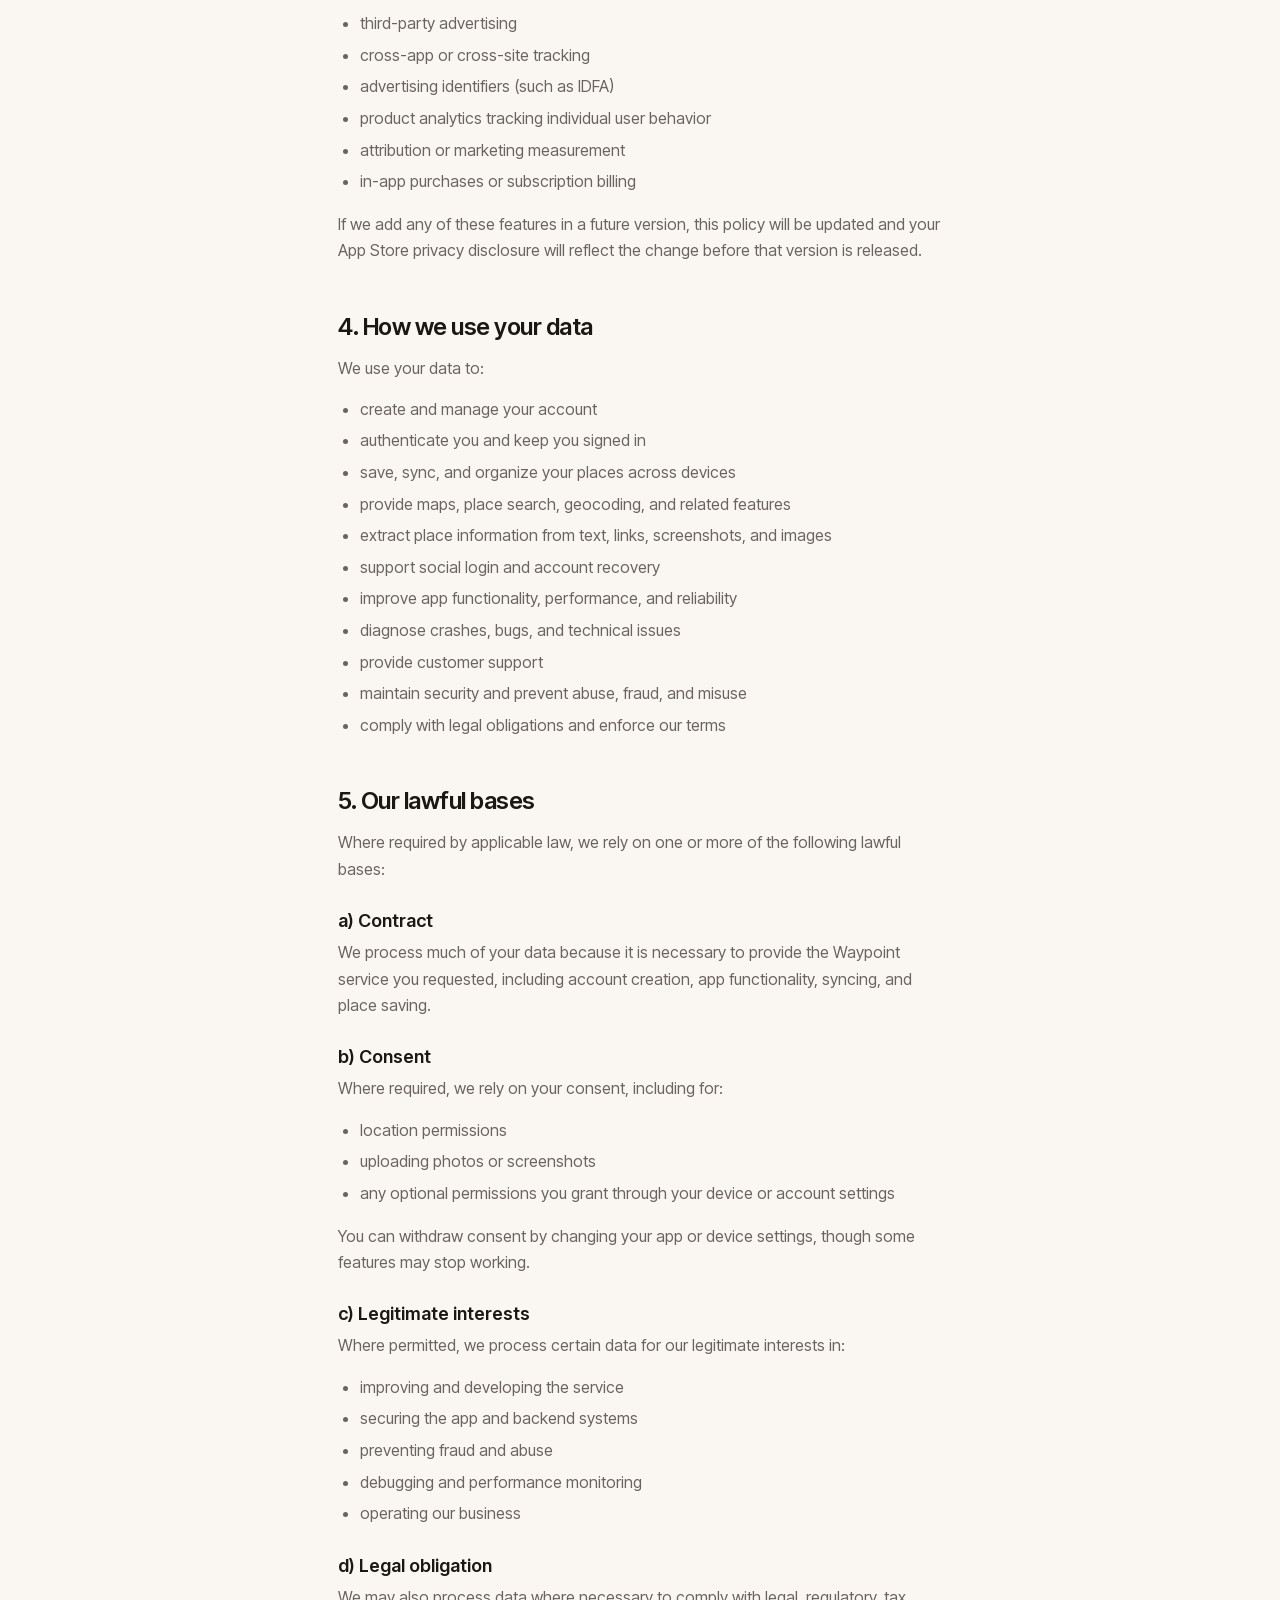
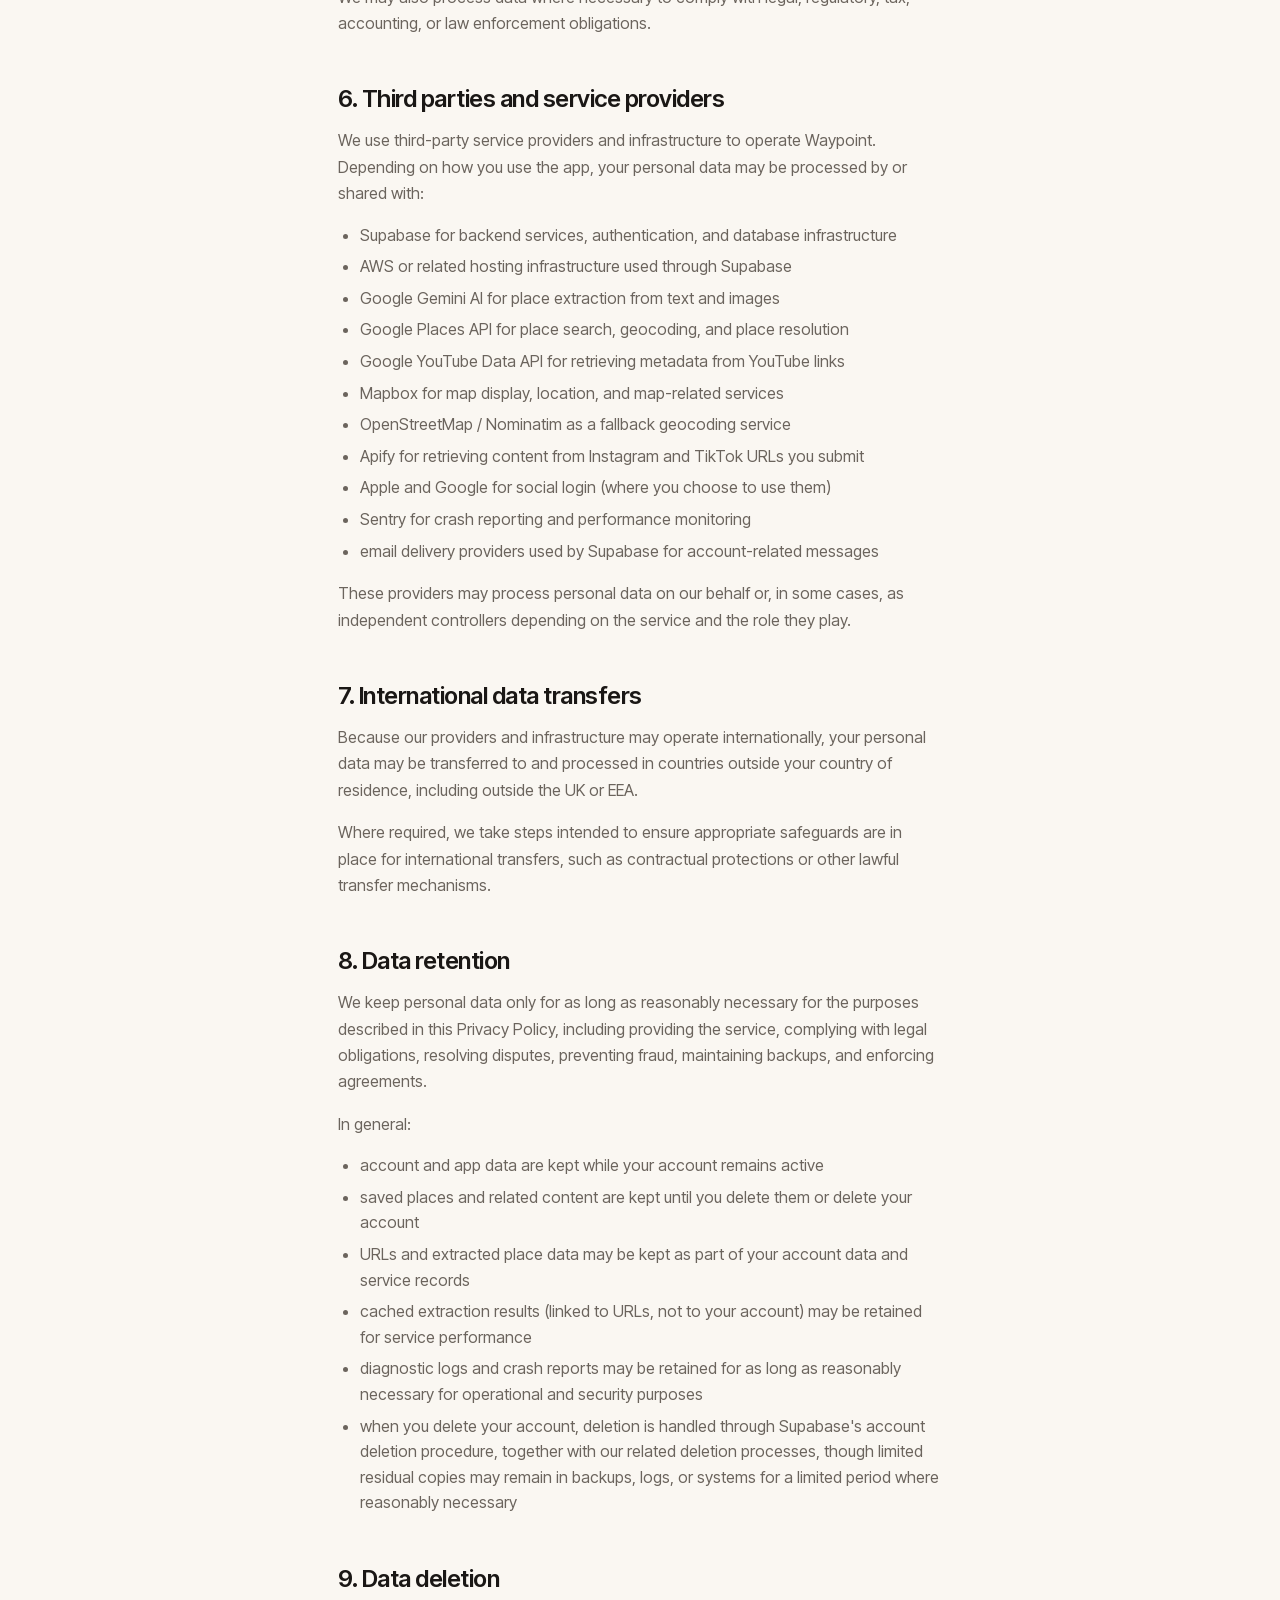
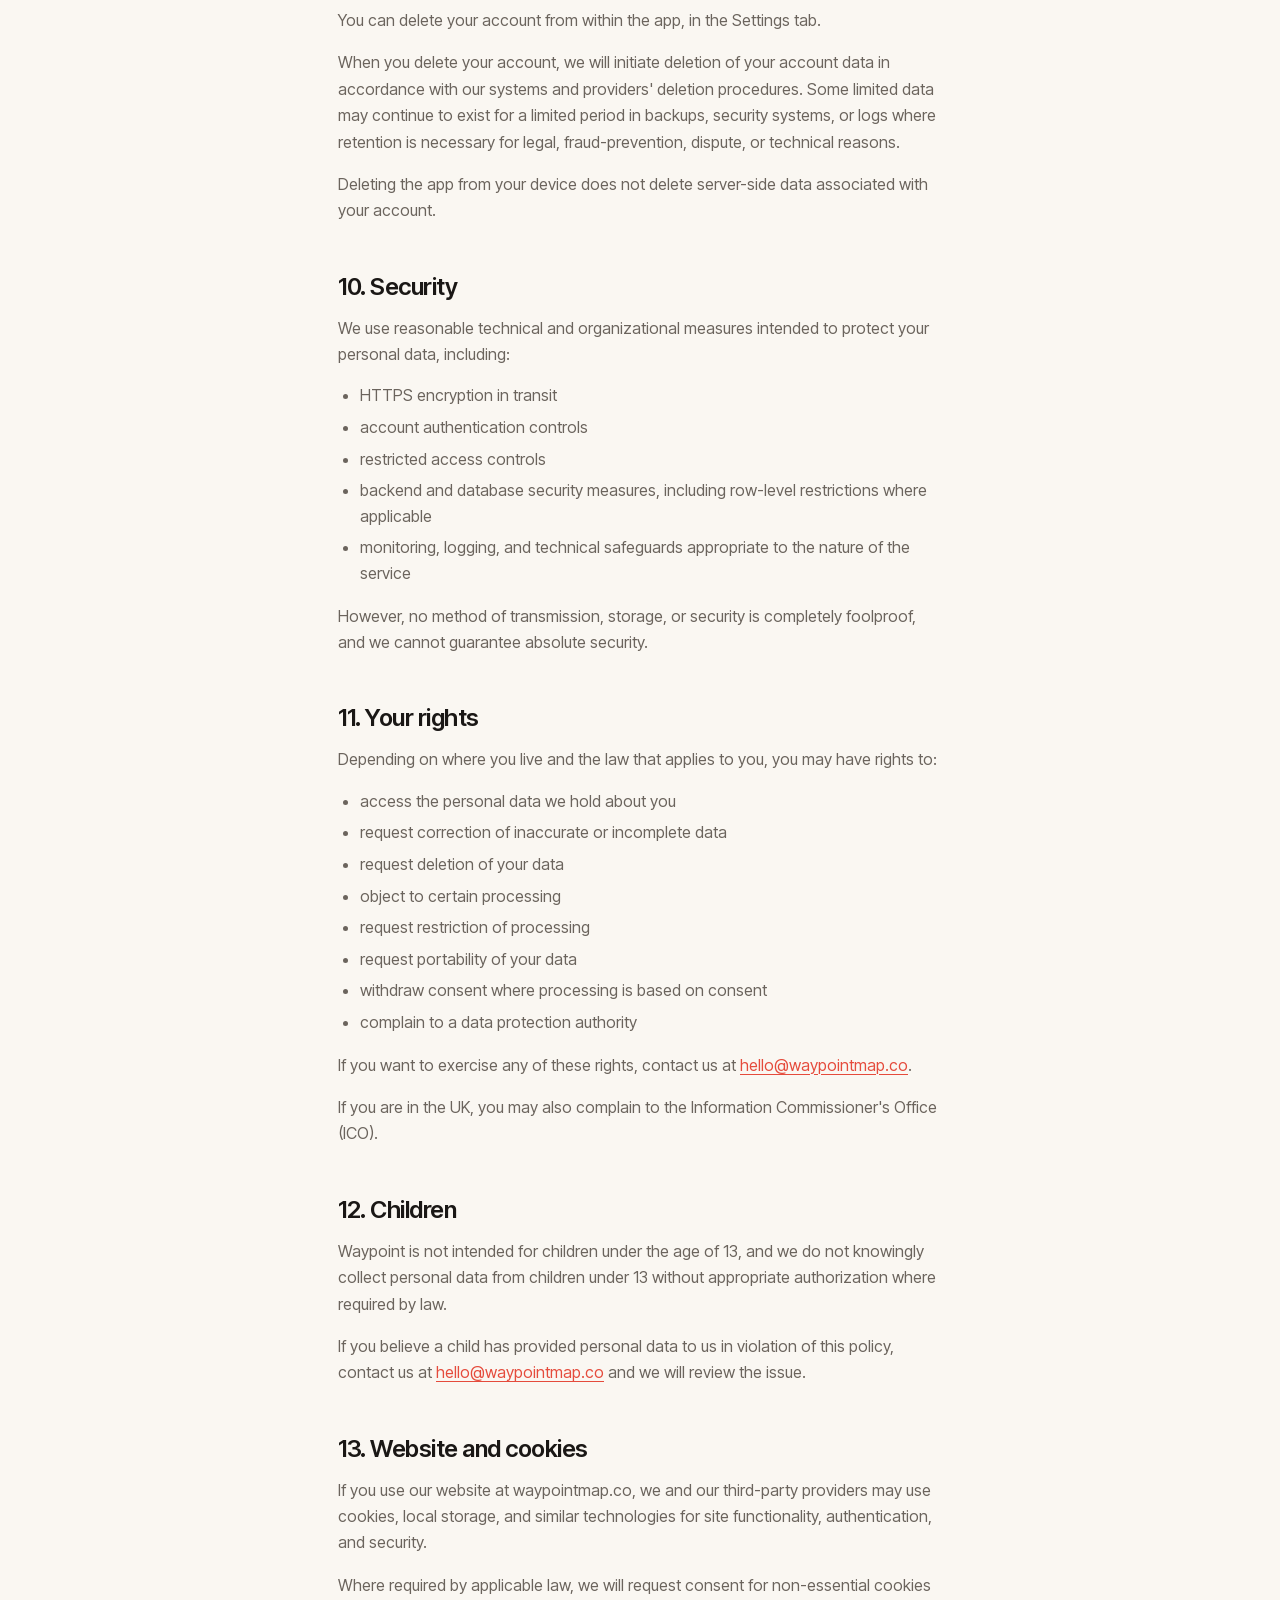
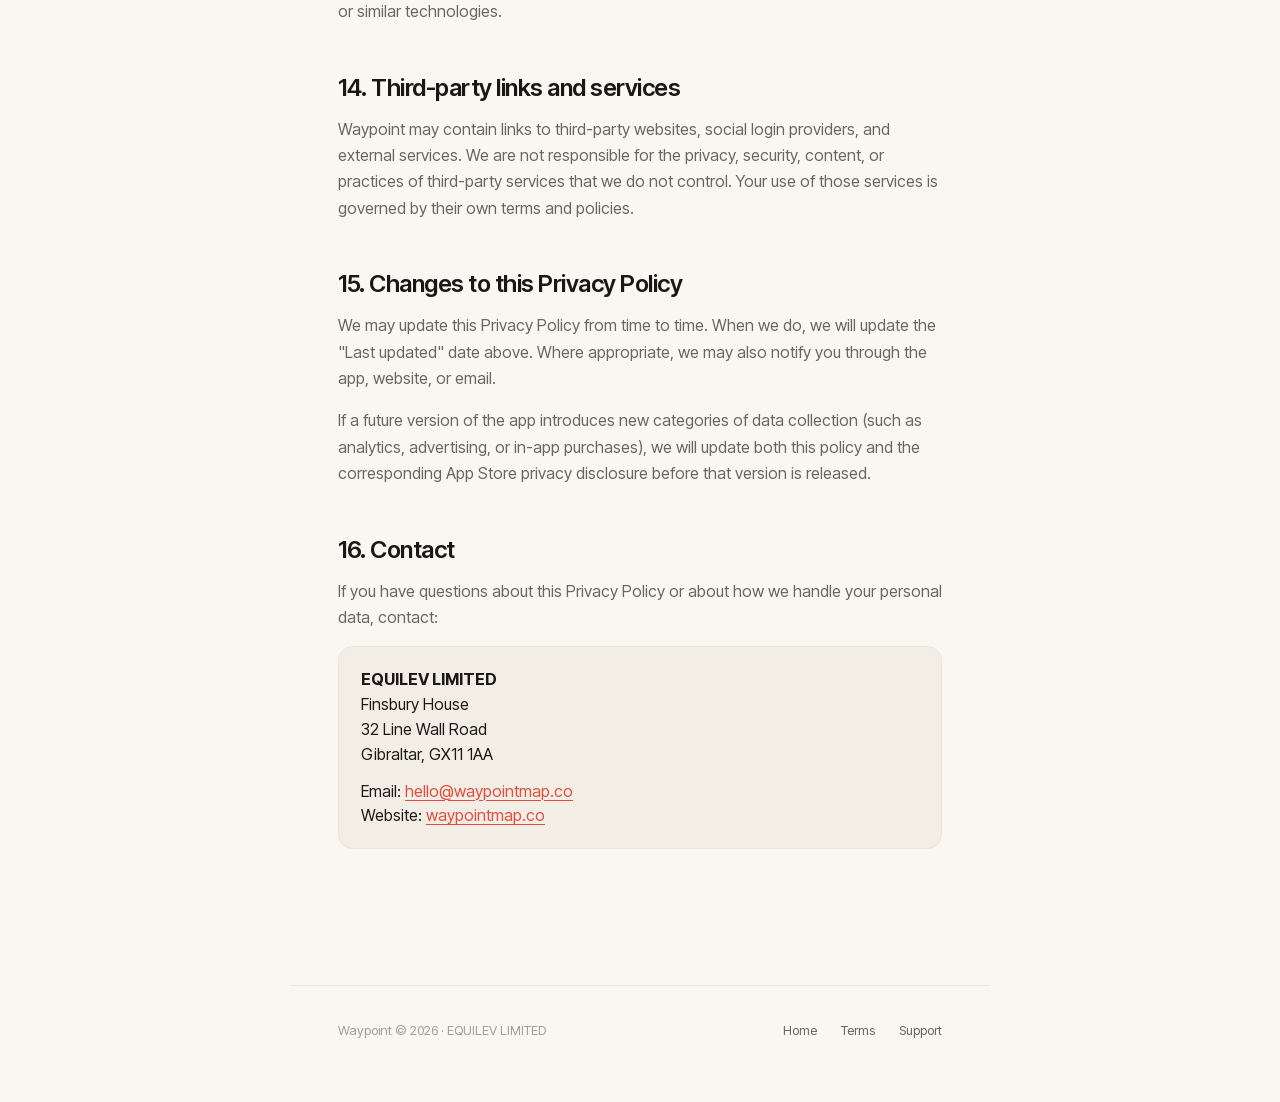
<file: privacy/index.html>
<!doctype html>
<html lang="en">
<head>
<meta charset="utf-8"/>
<meta name="viewport" content="width=device-width, initial-scale=1, viewport-fit=cover"/>
<title>Privacy Policy — Waypoint</title>
<meta name="description" content="How Waypoint collects, uses, and protects your personal data."/>
<meta property="og:type" content="website"/>
<meta property="og:site_name" content="Waypoint"/>
<meta property="og:title" content="Privacy Policy — Waypoint"/>
<meta property="og:description" content="How Waypoint collects, uses, and protects your personal data."/>
<meta property="og:url" content="https://levn1.github.io/waypoint-website/privacy/"/>
<meta property="og:image" content="https://levn1.github.io/waypoint-website/assets/logo.png"/>
<meta name="twitter:card" content="summary"/>
<link rel="icon" href="../assets/favicon.png" sizes="48x48" type="image/png"/>
<link rel="apple-touch-icon" href="../assets/apple-touch-icon.png"/>
<link rel="preload" href="../assets/fonts/inter-tight-latin.woff2" as="font" type="font/woff2" crossorigin/>
<link rel="preload" href="../assets/fonts/jetbrains-mono-latin.woff2" as="font" type="font/woff2" crossorigin/>
<link rel="stylesheet" href="../styles.css"/>
</head>
<body>

<!-- Nav -->
<nav class="nav" style="border-bottom:1px solid var(--line);">
  <a class="brand" href="../">
    <img src="../assets/logo-64.webp" alt=""/>
    <span>Waypoint</span>
  </a>
  <div class="nav-links">
    <a href="../#how">How it works</a>
    <a href="../#uses">For travelers</a>
    <a href="../#features">Features</a>
    <a href="../#faq">FAQ</a>
    <a href="../privacy/" aria-current="page">Privacy</a>
    <a href="../#download" class="nav-cta">Get the app</a>
  </div>
  <a href="../#download" class="nav-cta mobile-cta">Get the app</a>
</nav>

<!-- Policy -->
<main class="legal">
  <div class="eyebrow">Legal</div>
  <h1>Privacy Policy</h1>
  <p class="updated">Last updated: 8 June 2026</p>

  <p>Waypoint ("Waypoint", "we", "us", or "our") respects your privacy. This Privacy Policy explains what personal data we collect, how we use it, who we share it with, and your rights in relation to that data when you use the Waypoint app, website, and related services.</p>

  <h2>1. Who we are</h2>
  <p>Waypoint is operated by:</p>
  <div class="addr">
    <p><strong>EQUILEV LIMITED</strong><br/>
    Finsbury House<br/>
    32 Line Wall Road<br/>
    Gibraltar, GX11 1AA</p>
    <p style="margin-top:12px;">Email: <a href="mailto:hello@waypointmap.co">hello@waypointmap.co</a><br/>
    Website: <a href="https://waypointmap.co">waypointmap.co</a></p>
  </div>
  <p>For the purposes of applicable data protection law, EQUILEV LIMITED is the data controller of the personal data described in this Privacy Policy.</p>

  <h2>2. Who this policy applies to</h2>
  <p>This Privacy Policy applies to users of:</p>
  <ul>
    <li>the Waypoint mobile app</li>
    <li>our website at waypointmap.co</li>
    <li>any related features, tools, and services we provide</li>
  </ul>
  <p>Because Waypoint is available more broadly to users in multiple countries, this policy is written in a general form and may be supplemented by additional rights or disclosures required under local law.</p>

  <h2>3. What data we collect</h2>
  <p>Because Waypoint requires users to create an account, we collect and process the following categories of personal data:</p>

  <h3>a) Account and profile information</h3>
  <p>When you create and use an account, we may collect:</p>
  <ul>
    <li>your email address</li>
    <li>login and authentication information</li>
    <li>social login information where you sign in using Apple or Google</li>
    <li>account settings and preferences</li>
  </ul>

  <h3>b) Data you enter into the app</h3>
  <p>We store the data you enter or create in the app, including:</p>
  <ul>
    <li>saved places</li>
    <li>place names</li>
    <li>addresses</li>
    <li>coordinates</li>
    <li>categories</li>
    <li>tags</li>
    <li>notes</li>
    <li>visit status</li>
    <li>folders, lists, or other organizational structures</li>
    <li>uploaded links</li>
    <li>timestamps</li>
  </ul>

  <h3>c) Location data</h3>
  <p>If you allow location access, we may process your device's precise location in connection with map and place-related features, including the display of your current position on the map, the "/here" nearby search, and improving the accuracy of place extraction based on where you are.</p>
  <p>We do not store a history of your location. Your device location is used in the moment for the active feature and is not persisted against your account.</p>

  <h3>d) Uploaded images and screenshots</h3>
  <p>If you upload a photo, screenshot, or image for place extraction, the image is sent to Google Gemini AI for processing to extract place information.</p>
  <p>We do not store these uploaded images on our servers after processing. The image may still be processed temporarily by Google's systems according to its own policies.</p>

  <h3>e) URLs and extracted content</h3>
  <p>If you share a URL with Waypoint, we may collect and store:</p>
  <ul>
    <li>the original URL</li>
    <li>extracted place data</li>
    <li>related metadata generated through processing</li>
  </ul>
  <p>We may also temporarily fetch and process page content (such as text from articles, social media posts, or video descriptions) in order to extract place information. Where the URL points to content on Instagram or TikTok, we may use a third-party scraping provider (Apify) to retrieve the post text and images.</p>
  <p>To improve performance for popular URLs, the extracted place data (not your account information) may be cached server-side so that other users who later submit the same URL receive a faster response without re-processing.</p>

  <h3>f) Technical and diagnostic data</h3>
  <p>We use crash reporting and performance monitoring tools to keep the app stable. Depending on how you use the service, we may collect:</p>
  <ul>
    <li>device information (model, OS version)</li>
    <li>app version</li>
    <li>approximate network location derived from IP address</li>
    <li>crash logs and error stacks</li>
    <li>performance traces (such as launch time and slow operations)</li>
  </ul>
  <p>We do not associate this diagnostic data with your account identifier.</p>

  <h3>g) What we do NOT currently collect</h3>
  <p>This version of Waypoint does not include:</p>
  <ul>
    <li>third-party advertising</li>
    <li>cross-app or cross-site tracking</li>
    <li>advertising identifiers (such as IDFA)</li>
    <li>product analytics tracking individual user behavior</li>
    <li>attribution or marketing measurement</li>
    <li>in-app purchases or subscription billing</li>
  </ul>
  <p>If we add any of these features in a future version, this policy will be updated and your App Store privacy disclosure will reflect the change before that version is released.</p>

  <h2>4. How we use your data</h2>
  <p>We use your data to:</p>
  <ul>
    <li>create and manage your account</li>
    <li>authenticate you and keep you signed in</li>
    <li>save, sync, and organize your places across devices</li>
    <li>provide maps, place search, geocoding, and related features</li>
    <li>extract place information from text, links, screenshots, and images</li>
    <li>support social login and account recovery</li>
    <li>improve app functionality, performance, and reliability</li>
    <li>diagnose crashes, bugs, and technical issues</li>
    <li>provide customer support</li>
    <li>maintain security and prevent abuse, fraud, and misuse</li>
    <li>comply with legal obligations and enforce our terms</li>
  </ul>

  <h2>5. Our lawful bases</h2>
  <p>Where required by applicable law, we rely on one or more of the following lawful bases:</p>
  <h3>a) Contract</h3>
  <p>We process much of your data because it is necessary to provide the Waypoint service you requested, including account creation, app functionality, syncing, and place saving.</p>
  <h3>b) Consent</h3>
  <p>Where required, we rely on your consent, including for:</p>
  <ul>
    <li>location permissions</li>
    <li>uploading photos or screenshots</li>
    <li>any optional permissions you grant through your device or account settings</li>
  </ul>
  <p>You can withdraw consent by changing your app or device settings, though some features may stop working.</p>
  <h3>c) Legitimate interests</h3>
  <p>Where permitted, we process certain data for our legitimate interests in:</p>
  <ul>
    <li>improving and developing the service</li>
    <li>securing the app and backend systems</li>
    <li>preventing fraud and abuse</li>
    <li>debugging and performance monitoring</li>
    <li>operating our business</li>
  </ul>
  <h3>d) Legal obligation</h3>
  <p>We may also process data where necessary to comply with legal, regulatory, tax, accounting, or law enforcement obligations.</p>

  <h2>6. Third parties and service providers</h2>
  <p>We use third-party service providers and infrastructure to operate Waypoint. Depending on how you use the app, your personal data may be processed by or shared with:</p>
  <ul>
    <li>Supabase for backend services, authentication, and database infrastructure</li>
    <li>AWS or related hosting infrastructure used through Supabase</li>
    <li>Google Gemini AI for place extraction from text and images</li>
    <li>Google Places API for place search, geocoding, and place resolution</li>
    <li>Google YouTube Data API for retrieving metadata from YouTube links</li>
    <li>Mapbox for map display, location, and map-related services</li>
    <li>OpenStreetMap / Nominatim as a fallback geocoding service</li>
    <li>Apify for retrieving content from Instagram and TikTok URLs you submit</li>
    <li>Apple and Google for social login (where you choose to use them)</li>
    <li>Sentry for crash reporting and performance monitoring</li>
    <li>email delivery providers used by Supabase for account-related messages</li>
  </ul>
  <p>These providers may process personal data on our behalf or, in some cases, as independent controllers depending on the service and the role they play.</p>

  <h2>7. International data transfers</h2>
  <p>Because our providers and infrastructure may operate internationally, your personal data may be transferred to and processed in countries outside your country of residence, including outside the UK or EEA.</p>
  <p>Where required, we take steps intended to ensure appropriate safeguards are in place for international transfers, such as contractual protections or other lawful transfer mechanisms.</p>

  <h2>8. Data retention</h2>
  <p>We keep personal data only for as long as reasonably necessary for the purposes described in this Privacy Policy, including providing the service, complying with legal obligations, resolving disputes, preventing fraud, maintaining backups, and enforcing agreements.</p>
  <p>In general:</p>
  <ul>
    <li>account and app data are kept while your account remains active</li>
    <li>saved places and related content are kept until you delete them or delete your account</li>
    <li>URLs and extracted place data may be kept as part of your account data and service records</li>
    <li>cached extraction results (linked to URLs, not to your account) may be retained for service performance</li>
    <li>diagnostic logs and crash reports may be retained for as long as reasonably necessary for operational and security purposes</li>
    <li>when you delete your account, deletion is handled through Supabase's account deletion procedure, together with our related deletion processes, though limited residual copies may remain in backups, logs, or systems for a limited period where reasonably necessary</li>
  </ul>

  <h2>9. Data deletion</h2>
  <p>You can delete your account from within the app, in the Settings tab.</p>
  <p>When you delete your account, we will initiate deletion of your account data in accordance with our systems and providers' deletion procedures. Some limited data may continue to exist for a limited period in backups, security systems, or logs where retention is necessary for legal, fraud-prevention, dispute, or technical reasons.</p>
  <p>Deleting the app from your device does not delete server-side data associated with your account.</p>

  <h2>10. Security</h2>
  <p>We use reasonable technical and organizational measures intended to protect your personal data, including:</p>
  <ul>
    <li>HTTPS encryption in transit</li>
    <li>account authentication controls</li>
    <li>restricted access controls</li>
    <li>backend and database security measures, including row-level restrictions where applicable</li>
    <li>monitoring, logging, and technical safeguards appropriate to the nature of the service</li>
  </ul>
  <p>However, no method of transmission, storage, or security is completely foolproof, and we cannot guarantee absolute security.</p>

  <h2>11. Your rights</h2>
  <p>Depending on where you live and the law that applies to you, you may have rights to:</p>
  <ul>
    <li>access the personal data we hold about you</li>
    <li>request correction of inaccurate or incomplete data</li>
    <li>request deletion of your data</li>
    <li>object to certain processing</li>
    <li>request restriction of processing</li>
    <li>request portability of your data</li>
    <li>withdraw consent where processing is based on consent</li>
    <li>complain to a data protection authority</li>
  </ul>
  <p>If you want to exercise any of these rights, contact us at <a href="mailto:hello@waypointmap.co">hello@waypointmap.co</a>.</p>
  <p>If you are in the UK, you may also complain to the Information Commissioner's Office (ICO).</p>

  <h2>12. Children</h2>
  <p>Waypoint is not intended for children under the age of 13, and we do not knowingly collect personal data from children under 13 without appropriate authorization where required by law.</p>
  <p>If you believe a child has provided personal data to us in violation of this policy, contact us at <a href="mailto:hello@waypointmap.co">hello@waypointmap.co</a> and we will review the issue.</p>

  <h2>13. Website and cookies</h2>
  <p>If you use our website at waypointmap.co, we and our third-party providers may use cookies, local storage, and similar technologies for site functionality, authentication, and security.</p>
  <p>Where required by applicable law, we will request consent for non-essential cookies or similar technologies.</p>

  <h2>14. Third-party links and services</h2>
  <p>Waypoint may contain links to third-party websites, social login providers, and external services. We are not responsible for the privacy, security, content, or practices of third-party services that we do not control. Your use of those services is governed by their own terms and policies.</p>

  <h2>15. Changes to this Privacy Policy</h2>
  <p>We may update this Privacy Policy from time to time. When we do, we will update the "Last updated" date above. Where appropriate, we may also notify you through the app, website, or email.</p>
  <p>If a future version of the app introduces new categories of data collection (such as analytics, advertising, or in-app purchases), we will update both this policy and the corresponding App Store privacy disclosure before that version is released.</p>

  <h2>16. Contact</h2>
  <p>If you have questions about this Privacy Policy or about how we handle your personal data, contact:</p>
  <div class="addr">
    <p><strong>EQUILEV LIMITED</strong><br/>
    Finsbury House<br/>
    32 Line Wall Road<br/>
    Gibraltar, GX11 1AA</p>
    <p style="margin-top:12px;">Email: <a href="mailto:hello@waypointmap.co">hello@waypointmap.co</a><br/>
    Website: <a href="https://waypointmap.co">waypointmap.co</a></p>
  </div>

</main>

<footer class="footer-light">
  <span>Waypoint © 2026 · EQUILEV LIMITED</span>
  <div class="footer-links">
    <a href="../">Home</a>
    <a href="../terms/">Terms</a>
    <a href="mailto:hello@waypointmap.co">Support</a>
  </div>
</footer>

</body>
</html>
</file>
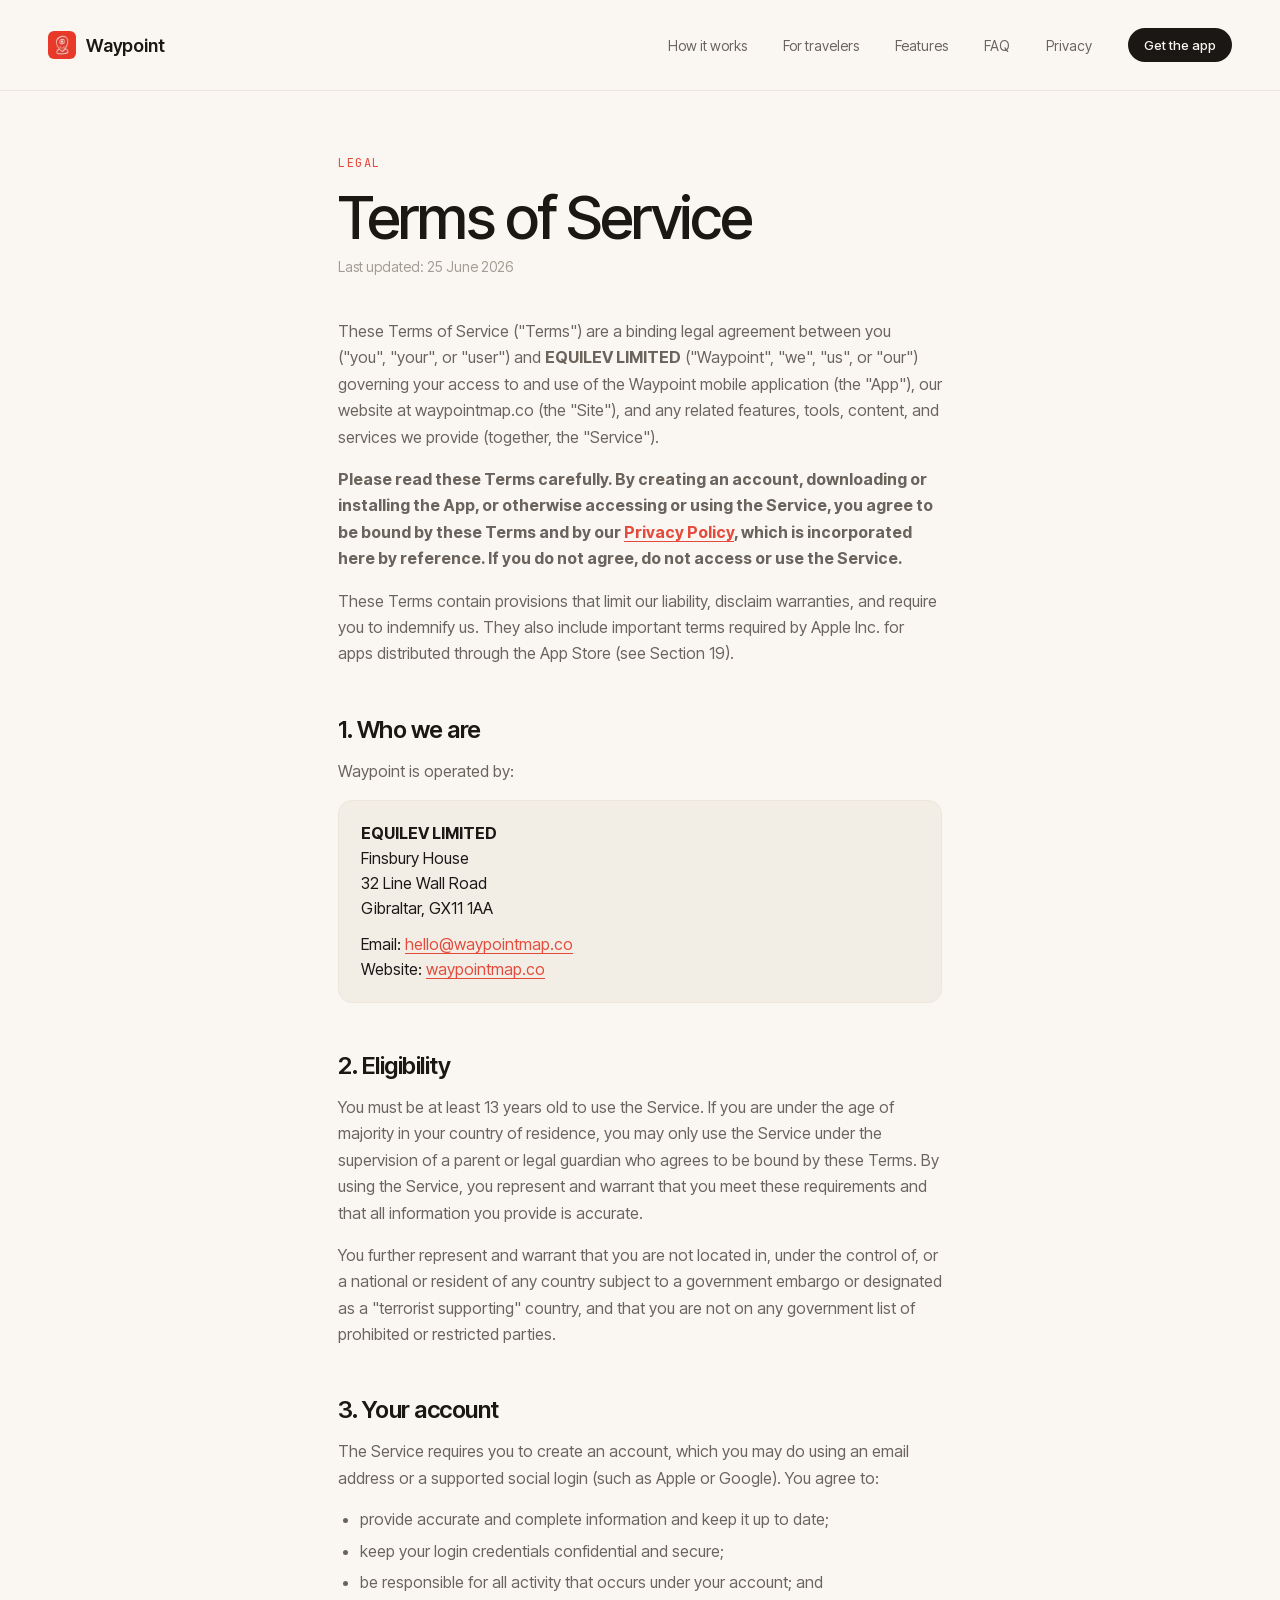
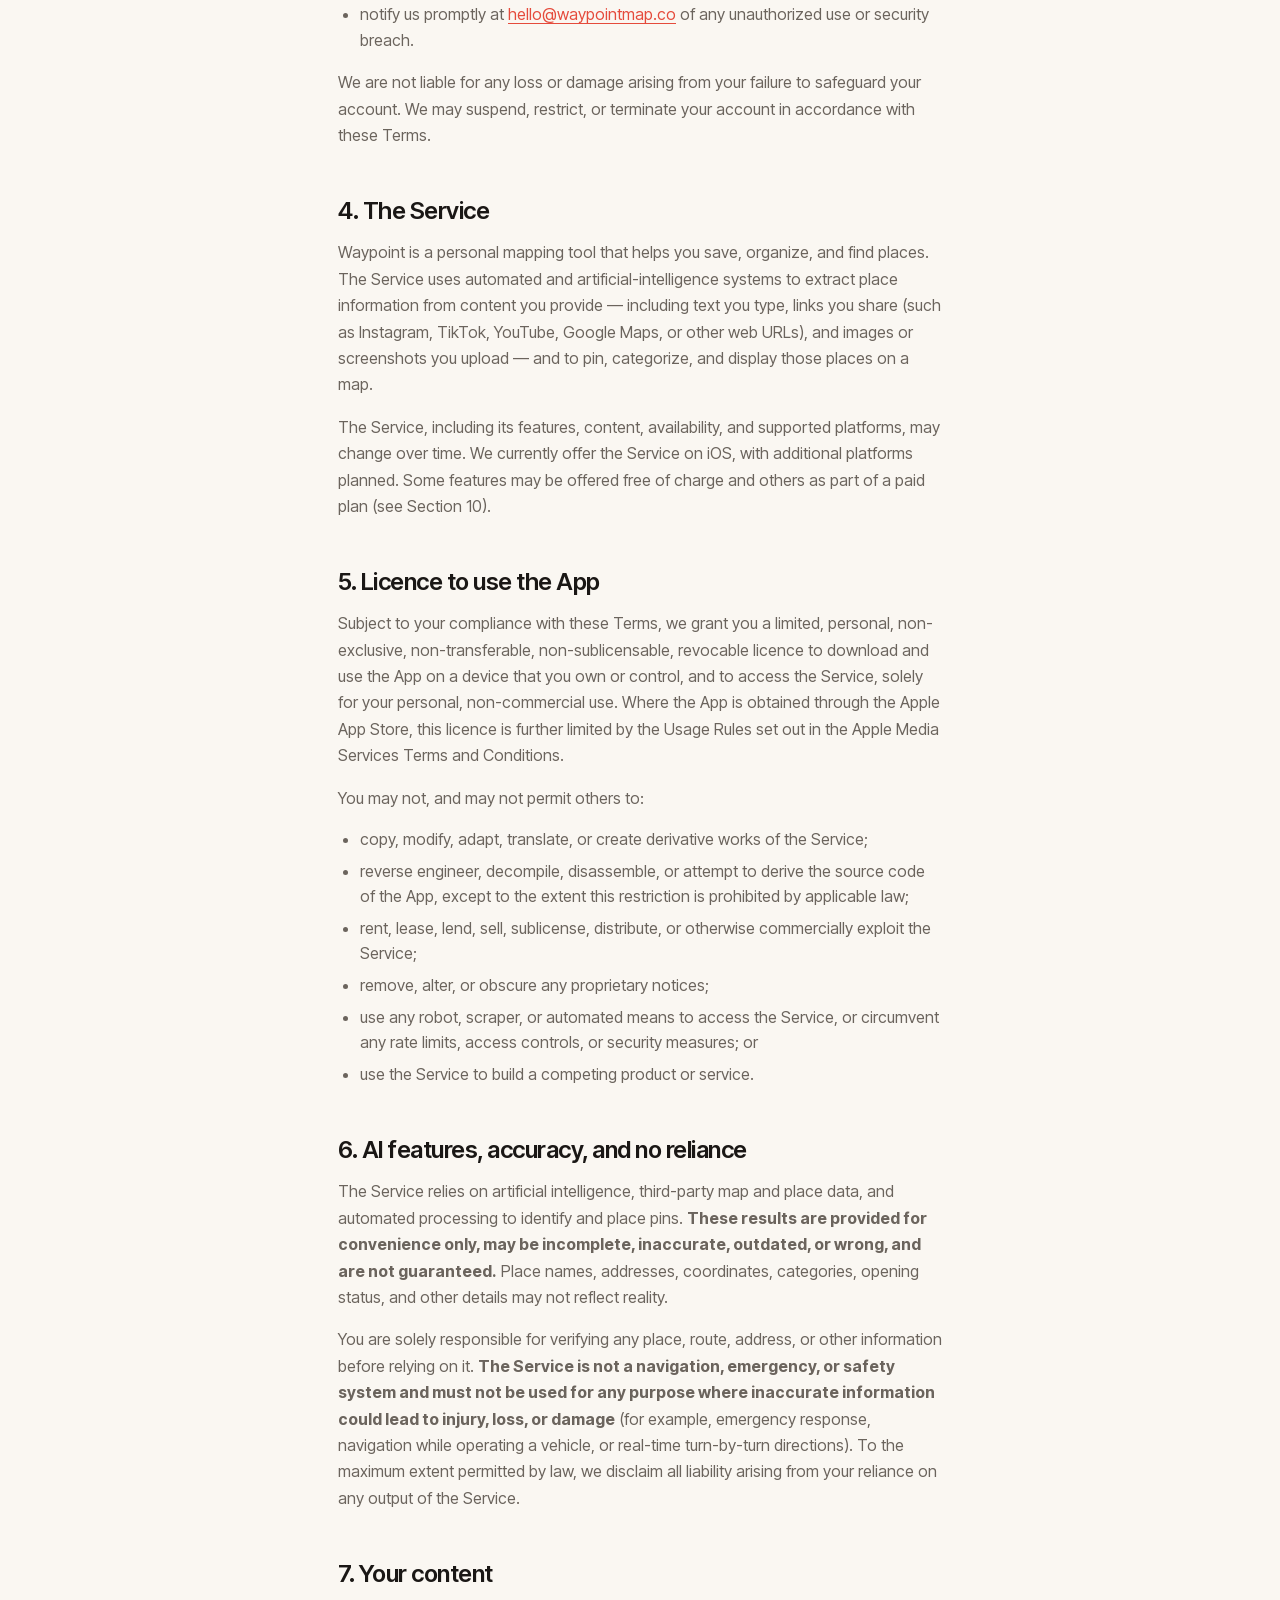
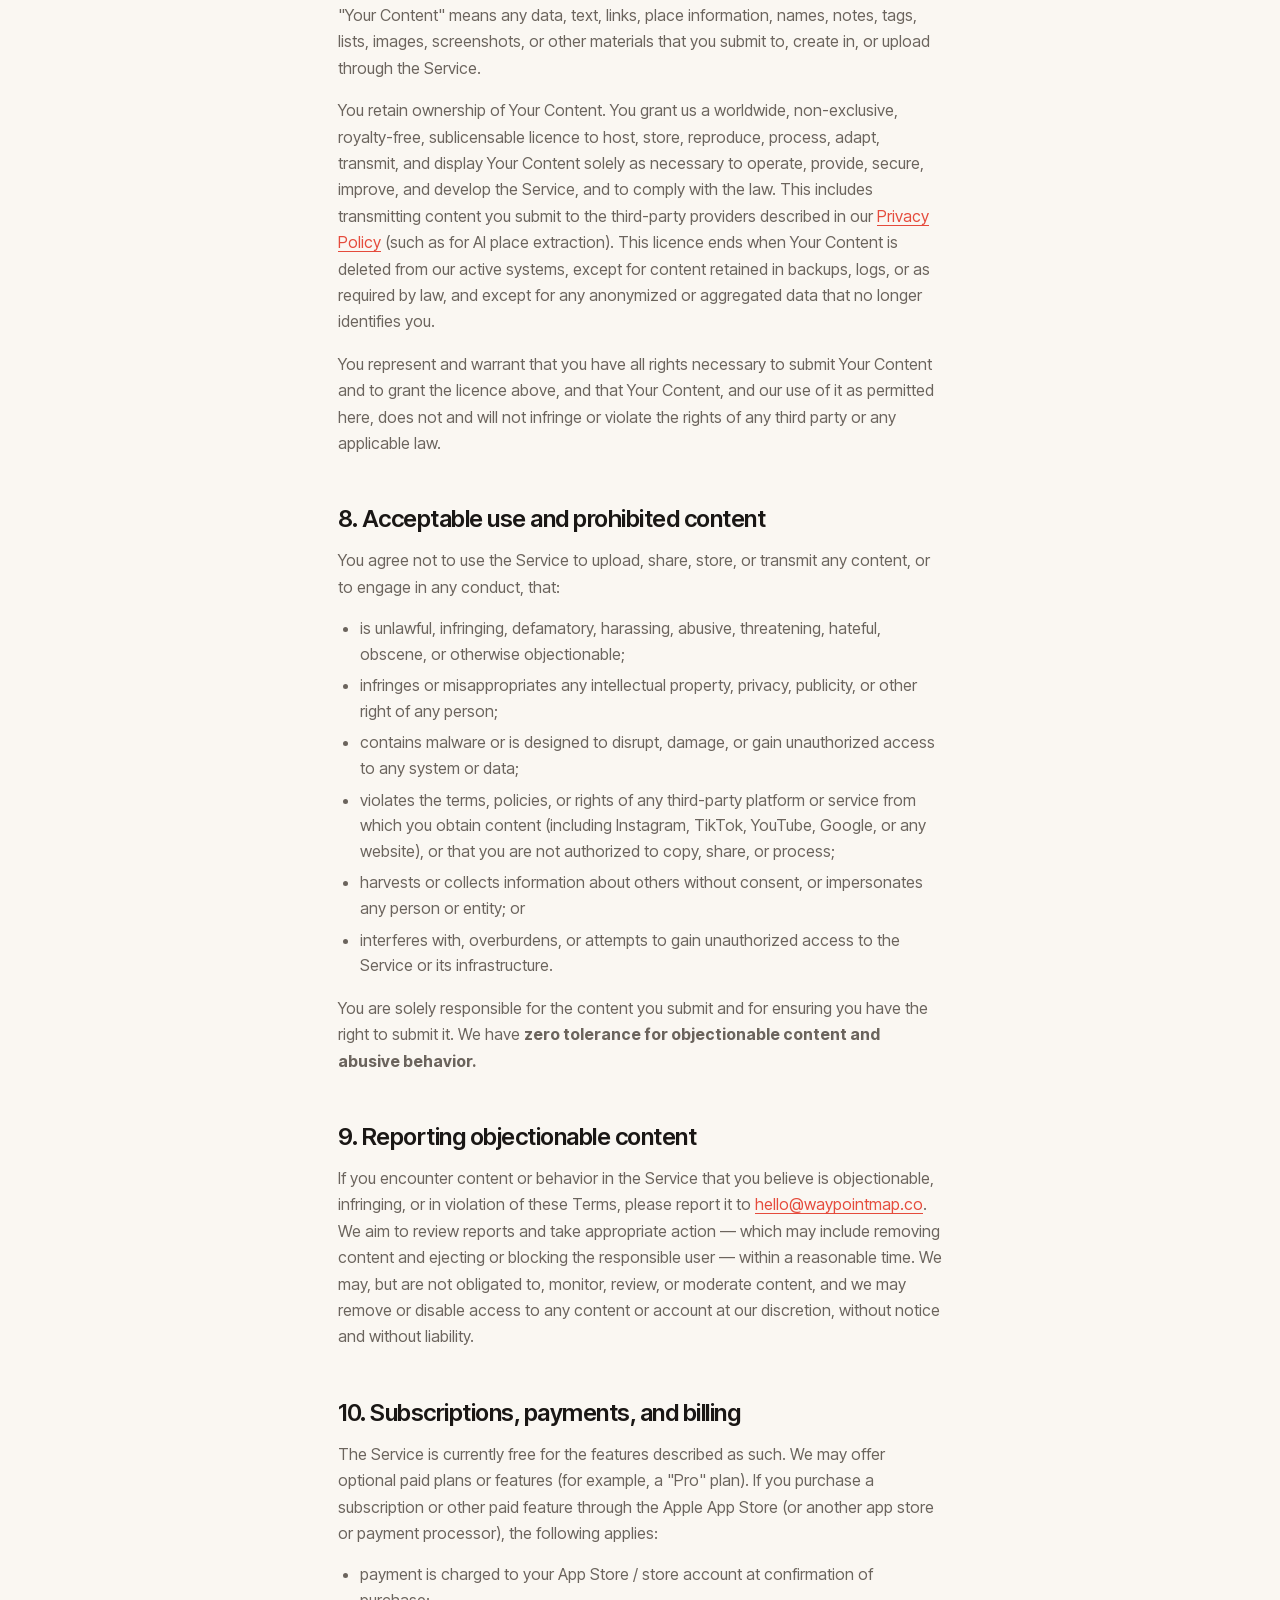
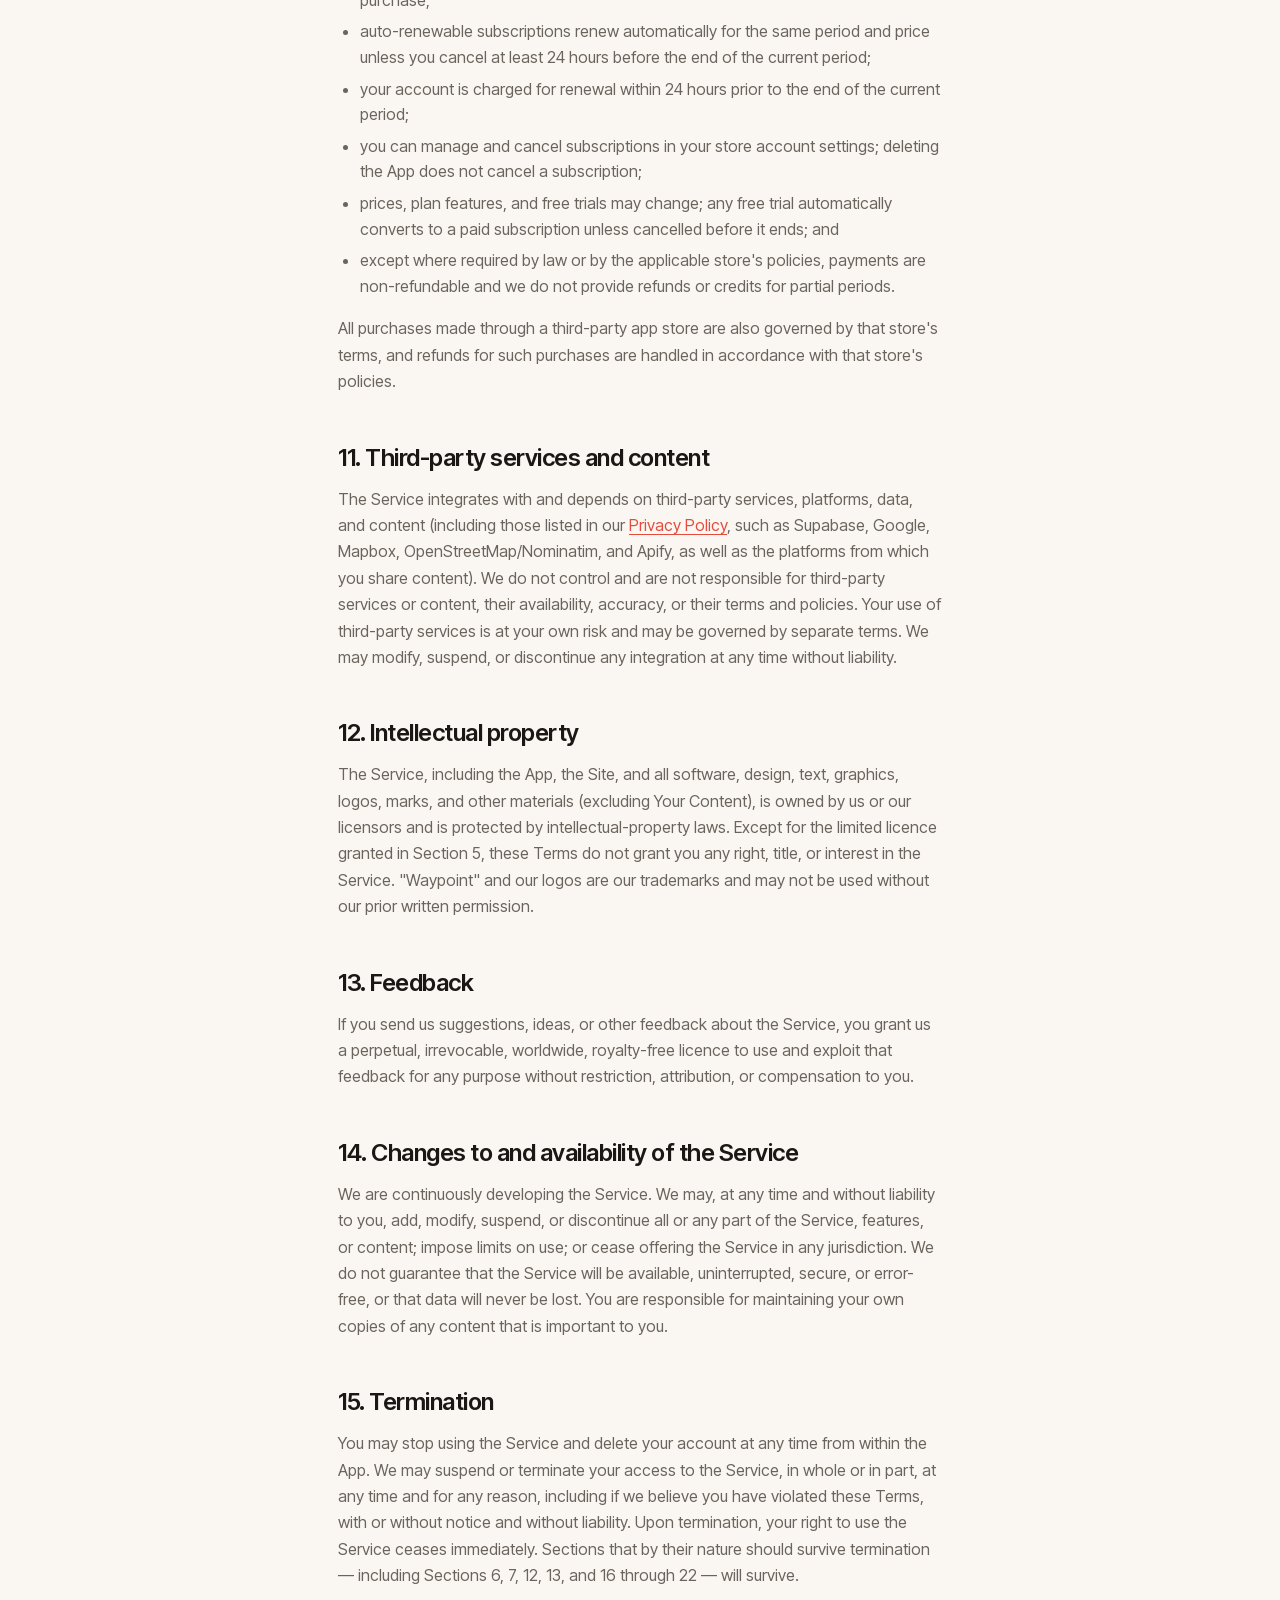
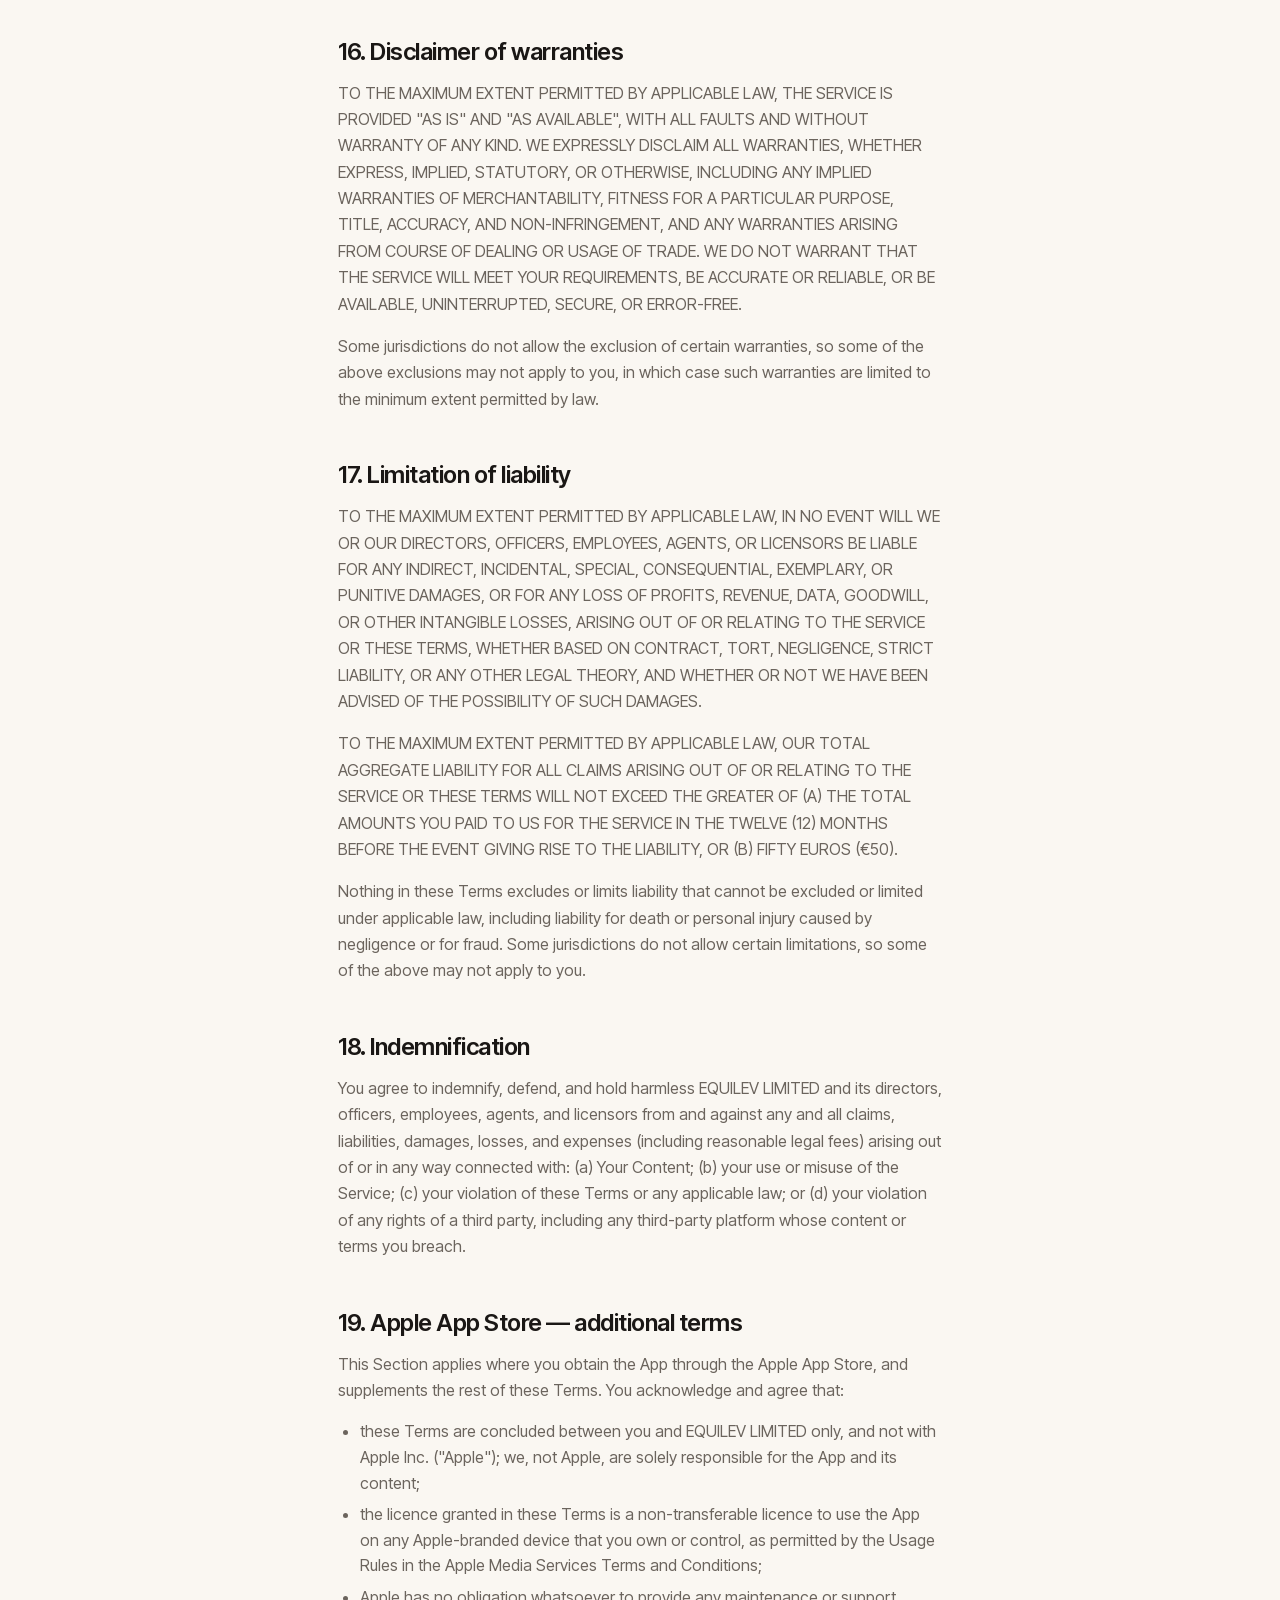
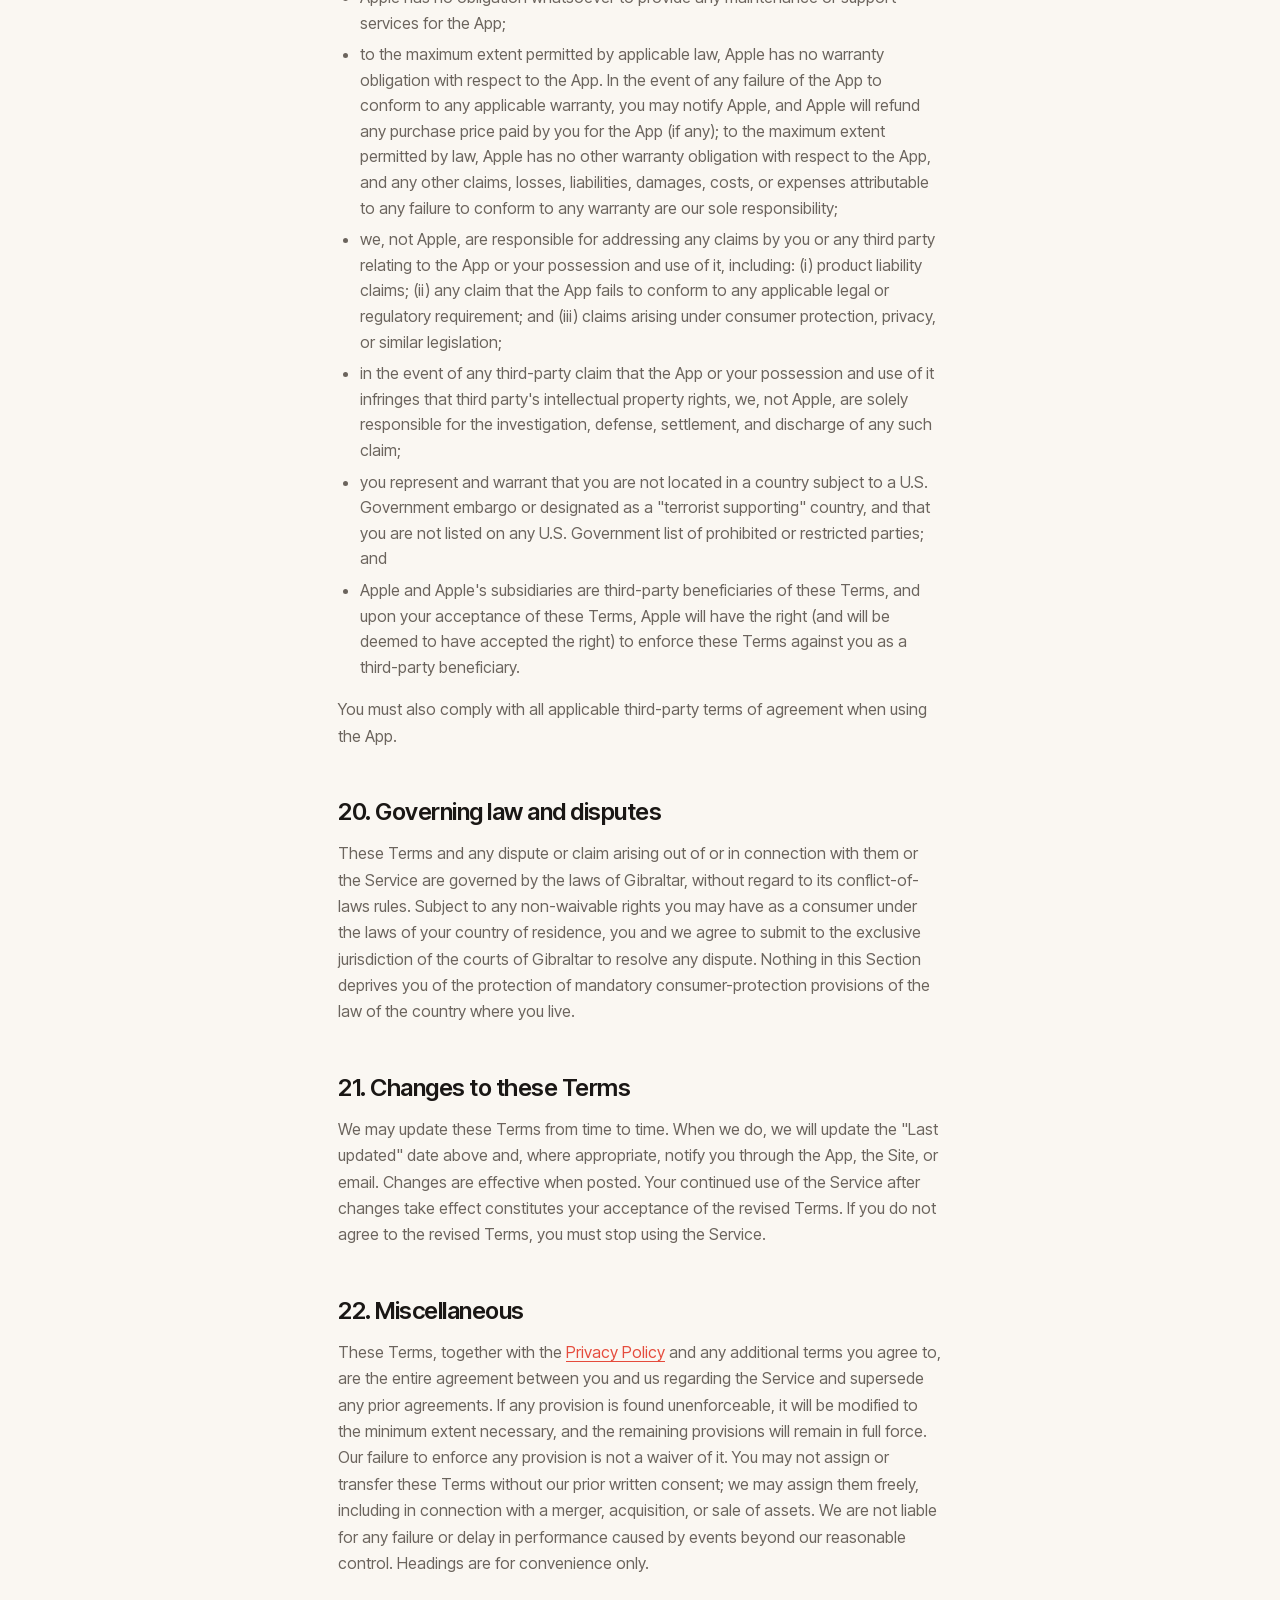
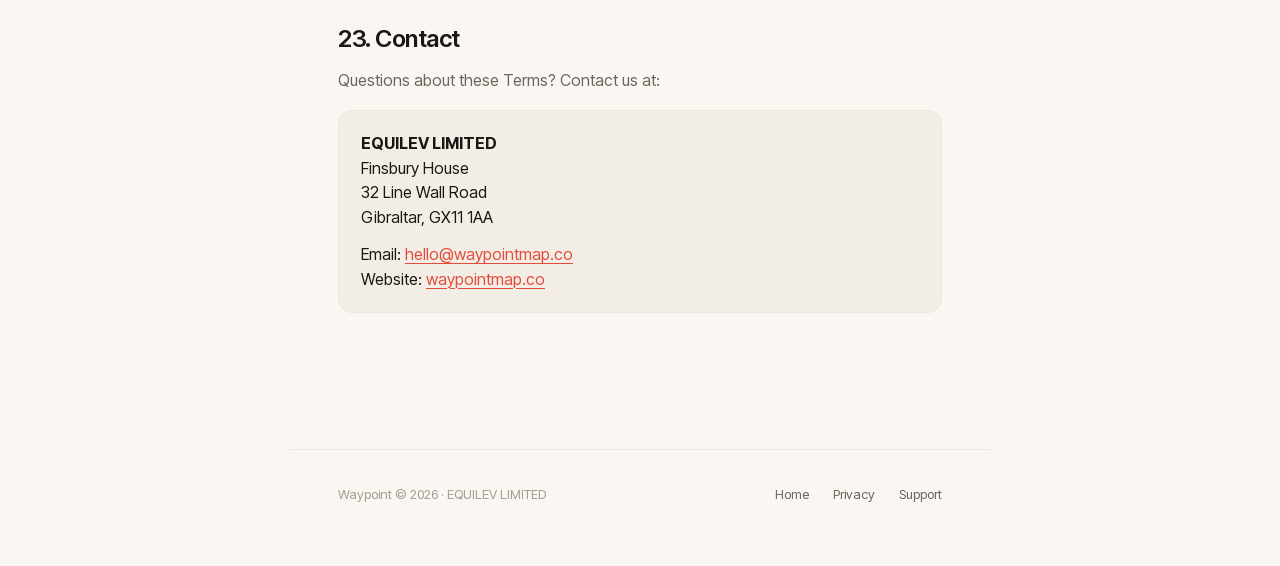
<file: terms/index.html>
<!doctype html>
<html lang="en">
<head>
<meta charset="utf-8"/>
<meta name="viewport" content="width=device-width, initial-scale=1, viewport-fit=cover"/>
<title>Terms of Service — Waypoint</title>
<meta name="description" content="The terms that govern your use of the Waypoint app, website, and related services."/>
<meta property="og:type" content="website"/>
<meta property="og:site_name" content="Waypoint"/>
<meta property="og:title" content="Terms of Service — Waypoint"/>
<meta property="og:description" content="The terms that govern your use of the Waypoint app, website, and related services."/>
<meta property="og:url" content="https://levn1.github.io/waypoint-website/terms/"/>
<meta property="og:image" content="https://levn1.github.io/waypoint-website/assets/logo.png"/>
<meta name="twitter:card" content="summary"/>
<link rel="icon" href="../assets/favicon.png" sizes="48x48" type="image/png"/>
<link rel="apple-touch-icon" href="../assets/apple-touch-icon.png"/>
<link rel="preload" href="../assets/fonts/inter-tight-latin.woff2" as="font" type="font/woff2" crossorigin/>
<link rel="preload" href="../assets/fonts/jetbrains-mono-latin.woff2" as="font" type="font/woff2" crossorigin/>
<link rel="stylesheet" href="../styles.css"/>
</head>
<body>

<!-- Nav -->
<nav class="nav" style="border-bottom:1px solid var(--line);">
  <a class="brand" href="../">
    <img src="../assets/logo-64.webp" alt=""/>
    <span>Waypoint</span>
  </a>
  <div class="nav-links">
    <a href="../#how">How it works</a>
    <a href="../#uses">For travelers</a>
    <a href="../#features">Features</a>
    <a href="../#faq">FAQ</a>
    <a href="../privacy/">Privacy</a>
    <a href="../#download" class="nav-cta">Get the app</a>
  </div>
  <a href="../#download" class="nav-cta mobile-cta">Get the app</a>
</nav>

<!-- Terms -->
<main class="legal">
  <div class="eyebrow">Legal</div>
  <h1>Terms of Service</h1>
  <p class="updated">Last updated: 25 June 2026</p>

  <p>These Terms of Service ("Terms") are a binding legal agreement between you ("you", "your", or "user") and <strong>EQUILEV LIMITED</strong> ("Waypoint", "we", "us", or "our") governing your access to and use of the Waypoint mobile application (the "App"), our website at waypointmap.co (the "Site"), and any related features, tools, content, and services we provide (together, the "Service").</p>

  <p><strong>Please read these Terms carefully. By creating an account, downloading or installing the App, or otherwise accessing or using the Service, you agree to be bound by these Terms and by our <a href="../privacy/">Privacy Policy</a>, which is incorporated here by reference. If you do not agree, do not access or use the Service.</strong></p>

  <p>These Terms contain provisions that limit our liability, disclaim warranties, and require you to indemnify us. They also include important terms required by Apple Inc. for apps distributed through the App Store (see Section 19).</p>

  <h2>1. Who we are</h2>
  <p>Waypoint is operated by:</p>
  <div class="addr">
    <p><strong>EQUILEV LIMITED</strong><br/>
    Finsbury House<br/>
    32 Line Wall Road<br/>
    Gibraltar, GX11 1AA</p>
    <p style="margin-top:12px;">Email: <a href="mailto:hello@waypointmap.co">hello@waypointmap.co</a><br/>
    Website: <a href="https://waypointmap.co">waypointmap.co</a></p>
  </div>

  <h2>2. Eligibility</h2>
  <p>You must be at least 13 years old to use the Service. If you are under the age of majority in your country of residence, you may only use the Service under the supervision of a parent or legal guardian who agrees to be bound by these Terms. By using the Service, you represent and warrant that you meet these requirements and that all information you provide is accurate.</p>
  <p>You further represent and warrant that you are not located in, under the control of, or a national or resident of any country subject to a government embargo or designated as a "terrorist supporting" country, and that you are not on any government list of prohibited or restricted parties.</p>

  <h2>3. Your account</h2>
  <p>The Service requires you to create an account, which you may do using an email address or a supported social login (such as Apple or Google). You agree to:</p>
  <ul>
    <li>provide accurate and complete information and keep it up to date;</li>
    <li>keep your login credentials confidential and secure;</li>
    <li>be responsible for all activity that occurs under your account; and</li>
    <li>notify us promptly at <a href="mailto:hello@waypointmap.co">hello@waypointmap.co</a> of any unauthorized use or security breach.</li>
  </ul>
  <p>We are not liable for any loss or damage arising from your failure to safeguard your account. We may suspend, restrict, or terminate your account in accordance with these Terms.</p>

  <h2>4. The Service</h2>
  <p>Waypoint is a personal mapping tool that helps you save, organize, and find places. The Service uses automated and artificial-intelligence systems to extract place information from content you provide — including text you type, links you share (such as Instagram, TikTok, YouTube, Google Maps, or other web URLs), and images or screenshots you upload — and to pin, categorize, and display those places on a map.</p>
  <p>The Service, including its features, content, availability, and supported platforms, may change over time. We currently offer the Service on iOS, with additional platforms planned. Some features may be offered free of charge and others as part of a paid plan (see Section 10).</p>

  <h2>5. Licence to use the App</h2>
  <p>Subject to your compliance with these Terms, we grant you a limited, personal, non-exclusive, non-transferable, non-sublicensable, revocable licence to download and use the App on a device that you own or control, and to access the Service, solely for your personal, non-commercial use. Where the App is obtained through the Apple App Store, this licence is further limited by the Usage Rules set out in the Apple Media Services Terms and Conditions.</p>
  <p>You may not, and may not permit others to:</p>
  <ul>
    <li>copy, modify, adapt, translate, or create derivative works of the Service;</li>
    <li>reverse engineer, decompile, disassemble, or attempt to derive the source code of the App, except to the extent this restriction is prohibited by applicable law;</li>
    <li>rent, lease, lend, sell, sublicense, distribute, or otherwise commercially exploit the Service;</li>
    <li>remove, alter, or obscure any proprietary notices;</li>
    <li>use any robot, scraper, or automated means to access the Service, or circumvent any rate limits, access controls, or security measures; or</li>
    <li>use the Service to build a competing product or service.</li>
  </ul>

  <h2>6. AI features, accuracy, and no reliance</h2>
  <p>The Service relies on artificial intelligence, third-party map and place data, and automated processing to identify and place pins. <strong>These results are provided for convenience only, may be incomplete, inaccurate, outdated, or wrong, and are not guaranteed.</strong> Place names, addresses, coordinates, categories, opening status, and other details may not reflect reality.</p>
  <p>You are solely responsible for verifying any place, route, address, or other information before relying on it. <strong>The Service is not a navigation, emergency, or safety system and must not be used for any purpose where inaccurate information could lead to injury, loss, or damage</strong> (for example, emergency response, navigation while operating a vehicle, or real-time turn-by-turn directions). To the maximum extent permitted by law, we disclaim all liability arising from your reliance on any output of the Service.</p>

  <h2>7. Your content</h2>
  <p>"Your Content" means any data, text, links, place information, names, notes, tags, lists, images, screenshots, or other materials that you submit to, create in, or upload through the Service.</p>
  <p>You retain ownership of Your Content. You grant us a worldwide, non-exclusive, royalty-free, sublicensable licence to host, store, reproduce, process, adapt, transmit, and display Your Content solely as necessary to operate, provide, secure, improve, and develop the Service, and to comply with the law. This includes transmitting content you submit to the third-party providers described in our <a href="../privacy/">Privacy Policy</a> (such as for AI place extraction). This licence ends when Your Content is deleted from our active systems, except for content retained in backups, logs, or as required by law, and except for any anonymized or aggregated data that no longer identifies you.</p>
  <p>You represent and warrant that you have all rights necessary to submit Your Content and to grant the licence above, and that Your Content, and our use of it as permitted here, does not and will not infringe or violate the rights of any third party or any applicable law.</p>

  <h2>8. Acceptable use and prohibited content</h2>
  <p>You agree not to use the Service to upload, share, store, or transmit any content, or to engage in any conduct, that:</p>
  <ul>
    <li>is unlawful, infringing, defamatory, harassing, abusive, threatening, hateful, obscene, or otherwise objectionable;</li>
    <li>infringes or misappropriates any intellectual property, privacy, publicity, or other right of any person;</li>
    <li>contains malware or is designed to disrupt, damage, or gain unauthorized access to any system or data;</li>
    <li>violates the terms, policies, or rights of any third-party platform or service from which you obtain content (including Instagram, TikTok, YouTube, Google, or any website), or that you are not authorized to copy, share, or process;</li>
    <li>harvests or collects information about others without consent, or impersonates any person or entity; or</li>
    <li>interferes with, overburdens, or attempts to gain unauthorized access to the Service or its infrastructure.</li>
  </ul>
  <p>You are solely responsible for the content you submit and for ensuring you have the right to submit it. We have <strong>zero tolerance for objectionable content and abusive behavior.</strong></p>

  <h2>9. Reporting objectionable content</h2>
  <p>If you encounter content or behavior in the Service that you believe is objectionable, infringing, or in violation of these Terms, please report it to <a href="mailto:hello@waypointmap.co">hello@waypointmap.co</a>. We aim to review reports and take appropriate action — which may include removing content and ejecting or blocking the responsible user — within a reasonable time. We may, but are not obligated to, monitor, review, or moderate content, and we may remove or disable access to any content or account at our discretion, without notice and without liability.</p>

  <h2>10. Subscriptions, payments, and billing</h2>
  <p>The Service is currently free for the features described as such. We may offer optional paid plans or features (for example, a "Pro" plan). If you purchase a subscription or other paid feature through the Apple App Store (or another app store or payment processor), the following applies:</p>
  <ul>
    <li>payment is charged to your App Store / store account at confirmation of purchase;</li>
    <li>auto-renewable subscriptions renew automatically for the same period and price unless you cancel at least 24 hours before the end of the current period;</li>
    <li>your account is charged for renewal within 24 hours prior to the end of the current period;</li>
    <li>you can manage and cancel subscriptions in your store account settings; deleting the App does not cancel a subscription;</li>
    <li>prices, plan features, and free trials may change; any free trial automatically converts to a paid subscription unless cancelled before it ends; and</li>
    <li>except where required by law or by the applicable store's policies, payments are non-refundable and we do not provide refunds or credits for partial periods.</li>
  </ul>
  <p>All purchases made through a third-party app store are also governed by that store's terms, and refunds for such purchases are handled in accordance with that store's policies.</p>

  <h2>11. Third-party services and content</h2>
  <p>The Service integrates with and depends on third-party services, platforms, data, and content (including those listed in our <a href="../privacy/">Privacy Policy</a>, such as Supabase, Google, Mapbox, OpenStreetMap/Nominatim, and Apify, as well as the platforms from which you share content). We do not control and are not responsible for third-party services or content, their availability, accuracy, or their terms and policies. Your use of third-party services is at your own risk and may be governed by separate terms. We may modify, suspend, or discontinue any integration at any time without liability.</p>

  <h2>12. Intellectual property</h2>
  <p>The Service, including the App, the Site, and all software, design, text, graphics, logos, marks, and other materials (excluding Your Content), is owned by us or our licensors and is protected by intellectual-property laws. Except for the limited licence granted in Section 5, these Terms do not grant you any right, title, or interest in the Service. "Waypoint" and our logos are our trademarks and may not be used without our prior written permission.</p>

  <h2>13. Feedback</h2>
  <p>If you send us suggestions, ideas, or other feedback about the Service, you grant us a perpetual, irrevocable, worldwide, royalty-free licence to use and exploit that feedback for any purpose without restriction, attribution, or compensation to you.</p>

  <h2>14. Changes to and availability of the Service</h2>
  <p>We are continuously developing the Service. We may, at any time and without liability to you, add, modify, suspend, or discontinue all or any part of the Service, features, or content; impose limits on use; or cease offering the Service in any jurisdiction. We do not guarantee that the Service will be available, uninterrupted, secure, or error-free, or that data will never be lost. You are responsible for maintaining your own copies of any content that is important to you.</p>

  <h2>15. Termination</h2>
  <p>You may stop using the Service and delete your account at any time from within the App. We may suspend or terminate your access to the Service, in whole or in part, at any time and for any reason, including if we believe you have violated these Terms, with or without notice and without liability. Upon termination, your right to use the Service ceases immediately. Sections that by their nature should survive termination — including Sections 6, 7, 12, 13, and 16 through 22 — will survive.</p>

  <h2>16. Disclaimer of warranties</h2>
  <p>TO THE MAXIMUM EXTENT PERMITTED BY APPLICABLE LAW, THE SERVICE IS PROVIDED "AS IS" AND "AS AVAILABLE", WITH ALL FAULTS AND WITHOUT WARRANTY OF ANY KIND. WE EXPRESSLY DISCLAIM ALL WARRANTIES, WHETHER EXPRESS, IMPLIED, STATUTORY, OR OTHERWISE, INCLUDING ANY IMPLIED WARRANTIES OF MERCHANTABILITY, FITNESS FOR A PARTICULAR PURPOSE, TITLE, ACCURACY, AND NON-INFRINGEMENT, AND ANY WARRANTIES ARISING FROM COURSE OF DEALING OR USAGE OF TRADE. WE DO NOT WARRANT THAT THE SERVICE WILL MEET YOUR REQUIREMENTS, BE ACCURATE OR RELIABLE, OR BE AVAILABLE, UNINTERRUPTED, SECURE, OR ERROR-FREE.</p>
  <p>Some jurisdictions do not allow the exclusion of certain warranties, so some of the above exclusions may not apply to you, in which case such warranties are limited to the minimum extent permitted by law.</p>

  <h2>17. Limitation of liability</h2>
  <p>TO THE MAXIMUM EXTENT PERMITTED BY APPLICABLE LAW, IN NO EVENT WILL WE OR OUR DIRECTORS, OFFICERS, EMPLOYEES, AGENTS, OR LICENSORS BE LIABLE FOR ANY INDIRECT, INCIDENTAL, SPECIAL, CONSEQUENTIAL, EXEMPLARY, OR PUNITIVE DAMAGES, OR FOR ANY LOSS OF PROFITS, REVENUE, DATA, GOODWILL, OR OTHER INTANGIBLE LOSSES, ARISING OUT OF OR RELATING TO THE SERVICE OR THESE TERMS, WHETHER BASED ON CONTRACT, TORT, NEGLIGENCE, STRICT LIABILITY, OR ANY OTHER LEGAL THEORY, AND WHETHER OR NOT WE HAVE BEEN ADVISED OF THE POSSIBILITY OF SUCH DAMAGES.</p>
  <p>TO THE MAXIMUM EXTENT PERMITTED BY APPLICABLE LAW, OUR TOTAL AGGREGATE LIABILITY FOR ALL CLAIMS ARISING OUT OF OR RELATING TO THE SERVICE OR THESE TERMS WILL NOT EXCEED THE GREATER OF (A) THE TOTAL AMOUNTS YOU PAID TO US FOR THE SERVICE IN THE TWELVE (12) MONTHS BEFORE THE EVENT GIVING RISE TO THE LIABILITY, OR (B) FIFTY EUROS (€50).</p>
  <p>Nothing in these Terms excludes or limits liability that cannot be excluded or limited under applicable law, including liability for death or personal injury caused by negligence or for fraud. Some jurisdictions do not allow certain limitations, so some of the above may not apply to you.</p>

  <h2>18. Indemnification</h2>
  <p>You agree to indemnify, defend, and hold harmless EQUILEV LIMITED and its directors, officers, employees, agents, and licensors from and against any and all claims, liabilities, damages, losses, and expenses (including reasonable legal fees) arising out of or in any way connected with: (a) Your Content; (b) your use or misuse of the Service; (c) your violation of these Terms or any applicable law; or (d) your violation of any rights of a third party, including any third-party platform whose content or terms you breach.</p>

  <h2>19. Apple App Store — additional terms</h2>
  <p>This Section applies where you obtain the App through the Apple App Store, and supplements the rest of these Terms. You acknowledge and agree that:</p>
  <ul>
    <li>these Terms are concluded between you and EQUILEV LIMITED only, and not with Apple Inc. ("Apple"); we, not Apple, are solely responsible for the App and its content;</li>
    <li>the licence granted in these Terms is a non-transferable licence to use the App on any Apple-branded device that you own or control, as permitted by the Usage Rules in the Apple Media Services Terms and Conditions;</li>
    <li>Apple has no obligation whatsoever to provide any maintenance or support services for the App;</li>
    <li>to the maximum extent permitted by applicable law, Apple has no warranty obligation with respect to the App. In the event of any failure of the App to conform to any applicable warranty, you may notify Apple, and Apple will refund any purchase price paid by you for the App (if any); to the maximum extent permitted by law, Apple has no other warranty obligation with respect to the App, and any other claims, losses, liabilities, damages, costs, or expenses attributable to any failure to conform to any warranty are our sole responsibility;</li>
    <li>we, not Apple, are responsible for addressing any claims by you or any third party relating to the App or your possession and use of it, including: (i) product liability claims; (ii) any claim that the App fails to conform to any applicable legal or regulatory requirement; and (iii) claims arising under consumer protection, privacy, or similar legislation;</li>
    <li>in the event of any third-party claim that the App or your possession and use of it infringes that third party's intellectual property rights, we, not Apple, are solely responsible for the investigation, defense, settlement, and discharge of any such claim;</li>
    <li>you represent and warrant that you are not located in a country subject to a U.S. Government embargo or designated as a "terrorist supporting" country, and that you are not listed on any U.S. Government list of prohibited or restricted parties; and</li>
    <li>Apple and Apple's subsidiaries are third-party beneficiaries of these Terms, and upon your acceptance of these Terms, Apple will have the right (and will be deemed to have accepted the right) to enforce these Terms against you as a third-party beneficiary.</li>
  </ul>
  <p>You must also comply with all applicable third-party terms of agreement when using the App.</p>

  <h2>20. Governing law and disputes</h2>
  <p>These Terms and any dispute or claim arising out of or in connection with them or the Service are governed by the laws of Gibraltar, without regard to its conflict-of-laws rules. Subject to any non-waivable rights you may have as a consumer under the laws of your country of residence, you and we agree to submit to the exclusive jurisdiction of the courts of Gibraltar to resolve any dispute. Nothing in this Section deprives you of the protection of mandatory consumer-protection provisions of the law of the country where you live.</p>

  <h2>21. Changes to these Terms</h2>
  <p>We may update these Terms from time to time. When we do, we will update the "Last updated" date above and, where appropriate, notify you through the App, the Site, or email. Changes are effective when posted. Your continued use of the Service after changes take effect constitutes your acceptance of the revised Terms. If you do not agree to the revised Terms, you must stop using the Service.</p>

  <h2>22. Miscellaneous</h2>
  <p>These Terms, together with the <a href="../privacy/">Privacy Policy</a> and any additional terms you agree to, are the entire agreement between you and us regarding the Service and supersede any prior agreements. If any provision is found unenforceable, it will be modified to the minimum extent necessary, and the remaining provisions will remain in full force. Our failure to enforce any provision is not a waiver of it. You may not assign or transfer these Terms without our prior written consent; we may assign them freely, including in connection with a merger, acquisition, or sale of assets. We are not liable for any failure or delay in performance caused by events beyond our reasonable control. Headings are for convenience only.</p>

  <h2>23. Contact</h2>
  <p>Questions about these Terms? Contact us at:</p>
  <div class="addr">
    <p><strong>EQUILEV LIMITED</strong><br/>
    Finsbury House<br/>
    32 Line Wall Road<br/>
    Gibraltar, GX11 1AA</p>
    <p style="margin-top:12px;">Email: <a href="mailto:hello@waypointmap.co">hello@waypointmap.co</a><br/>
    Website: <a href="https://waypointmap.co">waypointmap.co</a></p>
  </div>

</main>

<footer class="footer-light">
  <span>Waypoint © 2026 · EQUILEV LIMITED</span>
  <div class="footer-links">
    <a href="../">Home</a>
    <a href="../privacy/">Privacy</a>
    <a href="mailto:hello@waypointmap.co">Support</a>
  </div>
</footer>

</body>
</html>
</file>
<file: styles.css>
/* ============================================================
   Waypoint — shared styles
   Design tokens, layout, components, responsive layer.
   ============================================================ */

/* Self-hosted fonts (latin subset). Inter Tight and JetBrains Mono are
   variable fonts — one file covers the whole weight range. */
@font-face {
  font-family: 'Inter Tight';
  font-style: normal;
  font-weight: 400 700;
  font-display: swap;
  src: url(assets/fonts/inter-tight-latin.woff2) format('woff2');
  unicode-range: U+0000-00FF, U+0131, U+0152-0153, U+02BB-02BC, U+02C6, U+02DA, U+02DC, U+0304, U+0308, U+0329, U+2000-206F, U+20AC, U+2122, U+2191, U+2193, U+2212, U+2215, U+FEFF, U+FFFD;
}
/* Only the italic face ships — every Instrument Serif use goes through .serif (italic) */
@font-face {
  font-family: 'Instrument Serif';
  font-style: italic;
  font-weight: 400;
  font-display: swap;
  src: url(assets/fonts/instrument-serif-italic-latin.woff2) format('woff2');
  unicode-range: U+0000-00FF, U+0131, U+0152-0153, U+02BB-02BC, U+02C6, U+02DA, U+02DC, U+0304, U+0308, U+0329, U+2000-206F, U+20AC, U+2122, U+2191, U+2193, U+2212, U+2215, U+FEFF, U+FFFD;
}
@font-face {
  font-family: 'JetBrains Mono';
  font-style: normal;
  font-weight: 400 500;
  font-display: swap;
  src: url(assets/fonts/jetbrains-mono-latin.woff2) format('woff2');
  unicode-range: U+0000-00FF, U+0131, U+0152-0153, U+02BB-02BC, U+02C6, U+02DA, U+02DC, U+0304, U+0308, U+0329, U+2000-206F, U+20AC, U+2122, U+2191, U+2193, U+2212, U+2215, U+FEFF, U+FFFD;
}

:root {
  --bg: #FAF7F2;
  --bg-soft: #F2EEE6;
  --ink: #1A1715;
  --ink-2: #6B645D;
  --ink-3: #A39C92;
  --line: #ECE6DB;
  --primary: #E54B3C;

  --font-ui: 'Inter Tight', -apple-system, system-ui, sans-serif;
  --font-serif: 'Instrument Serif', serif;
  --font-mono: 'JetBrains Mono', ui-monospace, monospace;
}

* { box-sizing: border-box; }

html, body {
  margin: 0;
  padding: 0;
  background: var(--bg);
  color: var(--ink);
}

body {
  font-family: var(--font-ui);
  -webkit-font-smoothing: antialiased;
  -moz-osx-font-smoothing: grayscale;
}

a { color: inherit; transition: opacity 0.15s ease; }
a:hover { opacity: 0.7; }
a[aria-disabled="true"] { cursor: default; }
a[aria-disabled="true"]:hover { opacity: 1; }

:focus-visible { outline: 2px solid var(--primary); outline-offset: 2px; }
.dark-section :focus-visible, .footer-cta :focus-visible { outline-color: #fff; }

@media (prefers-reduced-motion: no-preference) {
  html { scroll-behavior: smooth; }
}

::selection { background: var(--primary); color: #fff; }

@keyframes floatPin {
  0%, 100% { transform: translateY(0); }
  50%      { transform: translateY(-8px); }
}

/* !important needed: the animation is applied via inline style */
@media (prefers-reduced-motion: reduce) {
  .float-pin { animation: none !important; }
  .faq-a, .faq-toggle { transition: none; }
}

.serif {
  font-family: var(--font-serif);
  font-style: italic;
  font-weight: 400;
}

/* ── Nav ───────────────────────────────────── */
.nav {
  position: relative;
  z-index: 10;
  display: flex;
  align-items: center;
  justify-content: space-between;
  padding: 28px 48px;
  max-width: 1440px;
  margin: 0 auto;
}
.brand {
  display: flex;
  align-items: center;
  gap: 10px;
  text-decoration: none;
}
.brand img { width: 28px; height: 28px; border-radius: 6px; display: block; }
.brand span { font-weight: 600; font-size: 18px; letter-spacing: -0.2px; }
.nav-links {
  display: flex;
  align-items: center;
  gap: 36px;
  font-size: 14px;
  color: var(--ink-2);
}
.nav-links a { text-decoration: none; transition: color 0.15s ease; }
.nav-links a[aria-current="page"] { color: var(--ink); font-weight: 500; }
.nav-cta {
  background: var(--ink);
  color: var(--bg);
  padding: 9px 16px;
  border-radius: 999px;
  font-weight: 500;
  text-decoration: none;
  font-size: 13px;
}
.nav-cta:hover { opacity: 0.85; }
.mobile-cta { display: none; }

/* ── Section scaffolding ───────────────────── */
.section-pad { padding: 120px 48px; }
.section-inner { max-width: 1240px; margin: 0 auto; }

.eyebrow {
  font-family: var(--font-mono);
  font-size: 12px;
  text-transform: uppercase;
  letter-spacing: 1.6px;
  color: var(--primary);
  margin-bottom: 20px;
}
.section-head { max-width: 720px; }
.section-h2 {
  margin: 0;
  font-size: clamp(36px, 4.2vw, 60px);
  line-height: 1.02;
  font-weight: 500;
  letter-spacing: -1.6px;
  color: var(--ink);
}
.section-sub {
  margin-top: 20px;
  font-size: 18px;
  line-height: 1.5;
  color: var(--ink-2);
  text-wrap: pretty;
}

.grid-3 { display: grid; grid-template-columns: repeat(3, 1fr); gap: 24px; }
.grid-2 { display: grid; grid-template-columns: 1.2fr 1fr; gap: 20px; }

/* ── Buttons ───────────────────────────────── */
.store-btns { display: flex; gap: 12px; align-items: center; flex-wrap: wrap; }
.store-btn {
  display: flex;
  align-items: center;
  gap: 10px;
  padding: 11px 18px 11px 16px;
  background: var(--ink);
  border-radius: 12px;
  color: var(--bg);
  text-decoration: none;
}
.store-btn .sb-top { font-size: 10px; opacity: 0.75; }
.store-btn .sb-main { font-size: 15px; font-weight: 600; margin-top: 2px; }
.store-btn .sb-stack { display: flex; flex-direction: column; line-height: 1; }

.store-btn.light {
  background: #fff;
  color: var(--ink);
  padding: 13px 22px 13px 18px;
  border-radius: 14px;
}
.store-btn.light .sb-top { font-size: 11px; opacity: 0.6; }
.store-btn.light .sb-main { font-size: 17px; }

.rating-row {
  margin-top: 36px;
  display: flex;
  align-items: center;
  gap: 16px;
  font-size: 13px;
  color: var(--ink-3);
}
.dot { width: 4px; height: 4px; border-radius: 99px; background: var(--ink-3); }

/* ── Hero ──────────────────────────────────── */
.hero {
  position: relative;
  min-height: 100vh;
  overflow: hidden;
  background: var(--bg);
}
.map-backdrop {
  position: absolute;
  inset: 0;
  pointer-events: none;
  background:
    radial-gradient(ellipse 60% 40% at 75% 30%, rgba(200, 220, 195, 0.35) 0%, transparent 50%),
    radial-gradient(ellipse 50% 35% at 20% 70%, rgba(200, 220, 195, 0.25) 0%, transparent 50%),
    radial-gradient(ellipse 80% 60% at 50% 50%, rgba(255, 247, 235, 0.6) 0%, transparent 60%);
}
.map-backdrop svg { position: absolute; inset: 0; opacity: 0.18; }

.hero-grid {
  position: relative;
  z-index: 5;
  max-width: 1440px;
  margin: 0 auto;
  padding: 40px 48px 80px;
  display: grid;
  grid-template-columns: 1.05fr 1fr;
  gap: 48px;
  align-items: center;
}
.badge {
  display: inline-flex;
  align-items: center;
  gap: 8px;
  padding: 6px 12px 6px 8px;
  background: rgba(229, 75, 60, 0.08);
  border: 1px solid rgba(229, 75, 60, 0.18);
  border-radius: 999px;
  font-size: 13px;
  color: var(--primary);
  font-weight: 500;
  margin-bottom: 28px;
}
.badge .pulse {
  width: 6px; height: 6px; border-radius: 99px;
  background: var(--primary);
  box-shadow: 0 0 0 4px rgba(229, 75, 60, 0.15);
}
.hero h1 {
  margin: 0;
  font-size: clamp(44px, 5.5vw, 78px);
  line-height: 0.96;
  font-weight: 500;
  letter-spacing: -2.2px;
  color: var(--ink);
  text-wrap: balance;
}
/* Keep the styled phrase on one line — avoids a one-word orphan at narrow widths */
.hero h1 .serif { white-space: nowrap; }
.hero .lede {
  margin-top: 28px;
  margin-bottom: 40px;
  max-width: 480px;
  font-size: 19px;
  line-height: 1.45;
  color: var(--ink-2);
  text-wrap: pretty;
}
.hero-phone-wrap {
  position: relative;
  display: flex;
  justify-content: center;
  align-items: center;
  min-height: 820px;
}

/* Phone frame */
.phone {
  position: relative;
  flex-shrink: 0;
  border-radius: 48px;
  background: linear-gradient(145deg, #2a2a2a 0%, #0d0d0d 60%, #1a1a1a 100%);
  padding: 12px;
  box-shadow:
    0 60px 120px -30px rgba(26, 23, 21, 0.35),
    0 30px 50px -20px rgba(26, 23, 21, 0.25),
    0 0 0 1px rgba(0, 0, 0, 0.4);
}
.phone-screen {
  width: 100%;
  height: 100%;
  border-radius: 34px;
  overflow: hidden;
  position: relative;
  background: #F2F2F7;
}
.phone-screen img {
  width: 100%;
  height: auto;
  object-fit: contain;
  object-position: top;
  display: block;
}

/* Floating markers around hero phone */
.float-pin {
  position: absolute;
  z-index: 2;
}
.float-pin img {
  width: 56px; height: 56px; display: block;
  filter: drop-shadow(0 12px 24px rgba(0, 0, 0, 0.18));
}

/* Input callouts */
.input-callout {
  position: absolute;
  z-index: 3;
  display: flex;
  align-items: center;
  gap: 10px;
  padding: 10px 14px 10px 12px;
  background: #fff;
  border-radius: 14px;
  box-shadow:
    0 20px 40px -10px rgba(0, 0, 0, 0.15),
    0 4px 10px rgba(0, 0, 0, 0.06),
    0 0 0 1px rgba(0, 0, 0, 0.04);
  font-size: 13px;
  color: var(--ink-2);
  max-width: 270px;
}
.input-callout.mono .callout-text { font-family: var(--font-mono); }
.callout-icon {
  width: 28px; height: 28px; border-radius: 8px;
  display: flex; align-items: center; justify-content: center;
  flex-shrink: 0;
}
.callout-label {
  font-size: 10.5px;
  color: var(--ink-3);
  letter-spacing: 0.8px;
  text-transform: uppercase;
  font-weight: 500;
}
.callout-text { margin-top: 2px; color: var(--ink); font-size: 13px; }

.ic-type { background: var(--primary); }
.ic-instagram { background: linear-gradient(135deg, #feda77 0%, #f58529 25%, #dd2a7b 55%, #8134af 85%, #515bd4 100%); }
.ic-tiktok { background: #000; }
.ic-web { background: var(--ink); }

/* ── How it works ──────────────────────────── */
.step-card {
  background: #fff;
  border: 1px solid var(--line);
  border-radius: 24px;
  padding: 28px;
  display: flex;
  flex-direction: column;
  min-height: 520px;
  position: relative;
  overflow: hidden;
}
.step-top {
  display: flex;
  align-items: center;
  justify-content: space-between;
  margin-bottom: 24px;
}
.step-n { font-family: var(--font-mono); font-size: 12px; color: var(--ink-3); letter-spacing: 0.5px; }
.step-tag {
  font-size: 12px; color: var(--ink-3);
  padding: 4px 10px; border-radius: 99px; background: var(--bg-soft);
}
.step-visual { flex: 0 0 auto; margin-bottom: 28px; height: 240px; position: relative; }
.step-body { margin-top: auto; }
.step-label {
  font-family: var(--font-mono);
  font-size: 11px; text-transform: uppercase;
  letter-spacing: 1.2px; color: var(--primary);
  margin-bottom: 10px;
}
.step-card h3 {
  margin: 0;
  font-size: 24px; line-height: 1.15;
  font-weight: 500; letter-spacing: -0.6px;
  color: var(--ink);
}
.step-card p {
  margin-top: 12px; margin-bottom: 0;
  font-size: 15px; line-height: 1.5;
  color: var(--ink-2);
}

/* Visual: share list */
.visual-box {
  position: relative; width: 100%; height: 100%;
  background: var(--bg-soft);
  border-radius: 18px;
  overflow: hidden;
  border: 1px solid var(--line);
  padding: 16px;
  display: flex; flex-direction: column; gap: 8px;
  justify-content: center;
}
.share-row {
  display: flex; align-items: center; gap: 12px;
  padding: 10px 12px;
  background: #fff;
  border: 1px solid var(--line);
  border-radius: 12px;
}
.share-icon {
  width: 34px; height: 34px; border-radius: 9px; flex-shrink: 0;
  display: flex; align-items: center; justify-content: center;
}
.share-name { font-size: 13px; font-weight: 600; color: var(--ink); }
.share-sub { font-size: 11px; color: var(--ink-3); margin-top: 1px; }

/* Visual: type rows */
.type-box { padding: 14px; }
.type-row { display: flex; align-items: stretch; gap: 8px; }
.type-in {
  flex: 1; min-width: 0;
  padding: 8px 10px;
  background: #fff;
  border: 1px solid var(--line);
  border-radius: 10px;
  display: flex; align-items: center; gap: 8px;
  font-family: var(--font-mono);
  font-size: 11px; color: var(--ink-2);
  overflow: hidden; white-space: nowrap; text-overflow: ellipsis;
}
.type-in .mini-dot { width: 4px; height: 4px; border-radius: 99px; background: var(--ink-3); flex-shrink: 0; }
.type-in span { overflow: hidden; text-overflow: ellipsis; }
.type-arrow { display: flex; align-items: center; color: var(--ink-3); }
.type-found {
  flex: 1.1; min-width: 0;
  padding: 7px 10px 7px 8px;
  background: #fff;
  border: 1px solid var(--line);
  border-radius: 10px;
  display: flex; align-items: center; gap: 8px;
  overflow: hidden;
}
.type-found img { width: 22px; height: 22px; flex-shrink: 0; }
.type-found .match {
  flex: 1; min-width: 0;
  font-size: 12px; font-weight: 500; color: var(--ink);
  overflow: hidden; text-overflow: ellipsis; white-space: nowrap;
}
.found-tag {
  font-size: 10px; color: #2B9353; font-weight: 600;
  letter-spacing: 0.3px; text-transform: uppercase; flex-shrink: 0;
}
/* In the 3-column layout the tag starves the place names (~5 visible chars);
   the marker icon already signals success, so drop the tag there */
@media (min-width: 901px) {
  .found-tag { display: none; }
  .type-found { flex: 1.25; }
}

/* Visual: mini map */
.mini-map {
  position: relative; width: 100%; height: 100%;
  background: #f0ebe2;
  border-radius: 18px;
  overflow: hidden;
  border: 1px solid var(--line);
}
.mini-map .green-a { position: absolute; bottom: -20px; left: -10px; width: 140px; height: 140px; background: #c5d6be; border-radius: 60% 40% 50% 50%; }
.mini-map .green-b { position: absolute; top: 20px; right: -20px; width: 90px; height: 80px; background: #c5d6be; border-radius: 50% 60% 40% 50%; }
.mini-map svg { position: absolute; inset: 0; }
.mini-map .pin { position: absolute; filter: drop-shadow(0 4px 8px rgba(0, 0, 0, 0.2)); }

/* ── Use cases (dark) ──────────────────────── */
.dark-section { background: var(--ink); color: var(--bg); }
.dark-section .eyebrow { color: var(--primary); }
.dark-section .section-h2 { color: #fff; }
.use-card {
  background: rgba(255, 255, 255, 0.035);
  border: 1px solid rgba(255, 255, 255, 0.08);
  border-radius: 24px;
  padding: 32px;
  position: relative;
  overflow: hidden;
  min-height: 380px;
  display: flex;
  flex-direction: column;
}
.use-pins { position: relative; height: 140px; margin-bottom: 24px; }
.use-pins img { position: absolute; filter: drop-shadow(0 10px 20px rgba(0, 0, 0, 0.4)); }
.use-card h3 { margin: 0; font-size: 28px; font-weight: 500; letter-spacing: -0.8px; color: #fff; }
.use-card p { margin-top: 10px; margin-bottom: 0; font-size: 15px; line-height: 1.5; color: rgba(255, 255, 255, 0.6); text-wrap: pretty; }

/* ── Features ──────────────────────────────── */
.feature-tile {
  background: #fff;
  border: 1px solid var(--line);
  border-radius: 24px;
  padding: 28px;
  display: flex;
  flex-direction: column;
  min-height: 420px;
}
.feature-tile .eyebrow { margin-bottom: 12px; }
.feature-tile h3 { margin: 0; font-size: 26px; font-weight: 500; letter-spacing: -0.7px; color: var(--ink); }
.feature-tile > p { margin-top: 8px; margin-bottom: 0; font-size: 14.5px; line-height: 1.5; color: var(--ink-2); max-width: 420px; }

/* auto margins center the grid in the tile's leftover height (desktop min-height) */
.category-grid { margin: auto 0; padding-top: 24px; display: grid; grid-template-columns: repeat(5, 1fr); gap: 10px; }
.cat-cell {
  display: flex; flex-direction: column; align-items: center; gap: 6px;
  padding: 12px 6px;
  background: var(--bg-soft);
  border-radius: 12px;
  border: 1px solid var(--line);
}
.cat-cell img { width: 32px; height: 32px; }
.cat-cell span { font-size: 11.5px; color: var(--ink-2); font-weight: 500; }

.shot-wrap { margin-top: 24px; position: relative; flex: 1; overflow: hidden; border-radius: 14px; }
.shot-wrap img {
  position: absolute; top: 0; left: 50%; transform: translateX(-50%);
  width: 92%; border-radius: 18px;
  box-shadow: 0 20px 40px -10px rgba(0, 0, 0, 0.12), 0 0 0 1px rgba(0, 0, 0, 0.05);
}
/* Fade the severed screenshot edge so the crop reads as deliberate */
.shot-wrap::after {
  content: ''; position: absolute; left: 0; right: 0; bottom: 0; height: 64px;
  background: linear-gradient(to bottom, transparent, #fff);
  pointer-events: none;
}
/* Bottom-anchored variant: frames the confirm sheet the tile's copy describes.
   The 16% Y-shift hides the tab bar/input below the tile edge. */
.shot-wrap-bottom img { top: auto; bottom: 0; transform: translate(-50%, 16%); }
.shot-wrap-bottom::after {
  bottom: auto; top: 0;
  background: linear-gradient(to top, transparent, #fff);
}

.filter-map {
  margin-top: 24px; flex: 1; min-height: 240px;
  position: relative; border-radius: 18px; overflow: hidden;
  background: #f0ebe2;
  border: 1px solid var(--line);
}
.filter-map .green-a { position: absolute; bottom: -30px; left: -20px; width: 180px; height: 160px; background: #c5d6be; border-radius: 60% 40% 50% 50%; }
.filter-map .green-b { position: absolute; top: -10px; right: -30px; width: 120px; height: 100px; background: #c5d6be; border-radius: 50% 60% 40% 50%; }
.filter-map svg { position: absolute; inset: 0; }
.filter-map .pin { position: absolute; width: 34px; height: 34px; filter: drop-shadow(0 4px 8px rgba(0, 0, 0, 0.2)); }
.filter-chips {
  position: absolute; top: 12px; left: 12px; right: 12px;
  display: flex; gap: 6px; flex-wrap: nowrap; overflow: hidden;
}
.chip {
  display: inline-flex; align-items: center; gap: 6px;
  padding: 6px 10px 6px 8px;
  background: #fff; color: var(--ink);
  border-radius: 99px;
  font-size: 12px; font-weight: 500;
  box-shadow: 0 2px 6px rgba(0, 0, 0, 0.06), 0 0 0 1px rgba(0, 0, 0, 0.04);
  flex-shrink: 0;
}
.chip.active { background: var(--ink); color: #fff; }
.chip .swatch { width: 8px; height: 8px; border-radius: 99px; }
.chip .count { padding: 0 6px; border-radius: 99px; background: var(--bg-soft); font-size: 10.5px; color: var(--ink-3); }
.chip.active .count { background: rgba(255, 255, 255, 0.2); color: #fff; }

/* ── FAQ ───────────────────────────────────── */
.faq-grid { max-width: 1040px; margin: 0 auto; display: grid; grid-template-columns: 1fr 1.4fr; gap: 72px; }
.faq-grid .section-h2 { font-size: clamp(34px, 3.6vw, 52px); letter-spacing: -1.4px; }
.faq-item { border-bottom: 1px solid var(--line); }
.faq-q {
  width: 100%; background: none; border: none; text-align: left;
  padding: 22px 0;
  display: flex; align-items: center; justify-content: space-between;
  cursor: pointer;
  font-family: var(--font-ui);
  font-size: 18px; font-weight: 500;
  color: var(--ink); letter-spacing: -0.3px;
}
.faq-toggle {
  width: 28px; height: 28px; border-radius: 99px;
  background: var(--bg-soft); color: var(--ink-2);
  display: flex; align-items: center; justify-content: center;
  transition: all 0.2s ease; flex-shrink: 0; margin-left: 16px;
}
.faq-q:hover .faq-toggle { background: var(--line); }
.faq-item.open .faq-q:hover .faq-toggle { background: var(--primary); }
.faq-item.open .faq-toggle { background: var(--primary); color: #fff; }
.faq-toggle .plus-v { transition: opacity 0.2s ease; }
.faq-item.open .faq-toggle .plus-v { opacity: 0; }
.faq-a {
  margin: 0; padding: 0 48px 0 0;
  font-size: 15px; line-height: 1.6; color: var(--ink-2);
  max-height: 0; overflow: hidden;
  transition: max-height 0.3s ease, padding 0.3s ease;
}
/* Cap must comfortably exceed the longest answer at 200% zoom / narrow widths */
.faq-item.open .faq-a { padding-bottom: 22px; max-height: 600px; }

/* ── Footer CTA ────────────────────────────── */
.footer-cta {
  background: var(--ink);
  color: var(--bg);
  padding: 120px 48px 48px;
  position: relative;
  overflow: hidden;
}
/* 120px bottom inset keeps the scatter clear of the .footer-bottom legal row */
.pin-shower { position: absolute; inset: 0 0 120px 0; pointer-events: none; opacity: 0.5; }
.pin-shower img { position: absolute; filter: drop-shadow(0 8px 16px rgba(0, 0, 0, 0.4)); }
.footer-cta-inner { position: relative; z-index: 2; max-width: 720px; margin: 0 auto; text-align: center; }
.footer-h2 {
  margin: 0;
  font-size: clamp(44px, 6vw, 88px);
  line-height: 0.98; font-weight: 500; letter-spacing: -2.4px;
}
.footer-cta-inner p {
  margin-top: 24px; margin-bottom: 36px;
  font-size: 18px; line-height: 1.5;
  color: rgba(255, 255, 255, 0.65);
}
.footer-cta-inner .store-btns { justify-content: center; }

.footer-bottom {
  margin-top: 120px; padding-top: 28px;
  border-top: 1px solid rgba(255, 255, 255, 0.1);
  display: flex; align-items: center; justify-content: space-between;
  font-size: 13px; color: rgba(255, 255, 255, 0.5);
  position: relative; z-index: 2;
  flex-wrap: wrap; gap: 16px;
}
.footer-bottom .brand span { font-weight: 400; font-size: 13px; color: rgba(255, 255, 255, 0.5); }
.footer-bottom img { width: 22px; height: 22px; }
.footer-links { display: flex; gap: 28px; }
.footer-links a { text-decoration: none; padding: 8px 0; }

/* ── Privacy page ──────────────────────────── */
.legal {
  max-width: 700px; /* ~80ch measure at 16px — 760px ran to ~95ch */
  margin: 0 auto;
  padding: 64px 48px 96px;
}
.legal .eyebrow { margin-bottom: 16px; }
.legal h1 {
  margin: 0 0 8px;
  font-size: clamp(40px, 5vw, 60px);
  line-height: 1.0; font-weight: 500; letter-spacing: -2px;
}
.legal .updated { color: var(--ink-3); font-size: 14px; margin: 0 0 40px; }
.legal h2 {
  margin: 48px 0 14px;
  font-size: 24px; font-weight: 600; letter-spacing: -0.5px;
  color: var(--ink);
}
.legal h3 {
  margin: 28px 0 8px;
  font-size: 18px; font-weight: 600; color: var(--ink);
}
.legal p { font-size: 16px; line-height: 1.65; color: var(--ink-2); margin: 0 0 16px; }
.legal ul { margin: 0 0 16px; padding-left: 22px; }
.legal li { font-size: 16px; line-height: 1.6; color: var(--ink-2); margin-bottom: 6px; }
.legal a { color: var(--primary); text-decoration: none; }
.legal a:hover { text-decoration: underline; opacity: 1; }
/* In-body links need more than color to be distinguishable (WCAG 1.4.1) */
.legal p a, .legal li a {
  text-decoration: underline;
  text-underline-offset: 3px;
  text-decoration-thickness: 1px;
}
.legal .addr {
  background: var(--bg-soft);
  border: 1px solid var(--line);
  border-radius: 14px;
  padding: 20px 22px;
  margin: 8px 0 16px;
}
.legal .addr p { margin: 0; line-height: 1.55; color: var(--ink); }
.legal hr { border: none; border-top: 1px solid var(--line); margin: 56px 0 0; }

/* Compact footer for the legal pages */
.footer-light {
  max-width: 700px;
  margin: 24px auto 0;
  padding: 28px 48px 56px;
  border-top: 1px solid var(--line);
  display: flex; align-items: center; justify-content: space-between;
  flex-wrap: wrap; gap: 16px;
  font-size: 13px; color: var(--ink-3);
}
.footer-light .footer-links { gap: 24px; }
.footer-light a { color: var(--ink-2); }

@media print {
  .nav-cta, .mobile-cta { display: none; }
  .legal a, .legal p a, .legal li a { color: var(--ink); text-decoration: underline; }
  .legal { max-width: none; padding: 0; }
  .footer-light { display: none; }
}

/* ── Responsive ────────────────────────────── */
@media (max-width: 900px) {
  .nav { padding: 18px 20px; }
  .nav-links { display: none; }
  .nav .mobile-cta { display: inline-flex; }

  .hero-grid { grid-template-columns: 1fr; padding: 24px 20px 60px; gap: 16px; }
  /* 56px top padding gives the pinned "You type" callout room above the phone
     so it doesn't sit on the status bar / island */
  .hero-phone-wrap { min-height: auto; padding-top: 56px; padding-bottom: 80px; }

  /* Float pins: hug the phone with fixed insets instead of the inline
     percentage offsets, which clip at the viewport edge when stacked */
  .float-pin:nth-child(1) { top: 18% !important; left: calc(50% - 250px) !important; right: auto !important; }
  .float-pin:nth-child(2) { top: 12% !important; right: calc(50% - 250px) !important; left: auto !important; }
  .float-pin:nth-child(3) { top: 58% !important; left: calc(50% - 250px) !important; right: auto !important; }
  .float-pin:nth-child(4) { bottom: 10% !important; right: calc(50% - 250px) !important; left: auto !important; top: auto !important; }
  .hero h1 { font-size: 44px; letter-spacing: -1.4px; }
  .hero .lede { font-size: 16px; margin-top: 20px; margin-bottom: 28px; }

  .input-callout { max-width: 230px; font-size: 12px; padding: 8px 12px 8px 10px; }
  .input-callout .callout-text { font-size: 12px; }

  .section-pad { padding: 72px 20px; }
  .section-h2 { font-size: 34px; letter-spacing: -1.2px; }

  .grid-3 { grid-template-columns: 1fr; gap: 16px; }
  .grid-2 { grid-template-columns: 1fr; gap: 16px; }
  .step-card { min-height: auto; padding: 24px; }
  .feature-tile { min-height: auto; padding: 22px; }
  .use-card { min-height: auto; padding: 24px; }
  /* .shot-wrap's only child is absolutely positioned; without the tile's
     min-height it collapses to 0 and hides the screenshot */
  .shot-wrap { min-height: 300px; }

  /* Inline percentage offsets push the callouts off-screen in the
     single-column layout — pin them inside the phone wrap instead */
  .input-callout-type { top: 0 !important; left: 0 !important; }
  .input-callout-instagram { top: 42% !important; right: 0 !important; }
  .input-callout-tiktok { bottom: 0 !important; left: 0 !important; }

  .faq-grid { grid-template-columns: 1fr; gap: 32px; }

  .footer-h2 { font-size: 48px; letter-spacing: -1.6px; }
  .footer-cta { padding: 72px 20px 32px; }
  .footer-bottom { flex-direction: column; align-items: flex-start; gap: 20px; }
  /* Quieter scatter on small screens; hide the center pin that lands on the headline */
  .pin-shower { opacity: 0.25; }
  .pin-shower img:nth-child(7) { display: none; }
  .footer-light { padding: 28px 20px 48px; }

  .legal { padding: 40px 20px 72px; }
}

@media (max-width: 540px) {
  .hero h1 { font-size: 36px; }
  /* 2 columns divide the 10 categories evenly — 3 columns orphaned "Nightlife" */
  .category-grid { grid-template-columns: repeat(2, 1fr); }
  .input-callout-tiktok { display: none; }
  .float-pin { display: none; }
  /* TikTok callout is hidden here — reclaim the space it reserved */
  .hero-phone-wrap { padding-bottom: 40px; }
  .filter-chips { flex-wrap: wrap; }
  /* The phone's inline 340px width overflows 320-360px viewports;
     scale it down while keeping the frame's aspect ratio */
  .phone {
    width: min(340px, calc(100vw - 48px)) !important;
    height: auto !important;
    aspect-ratio: 340 / 717;
  }
}
</file>
